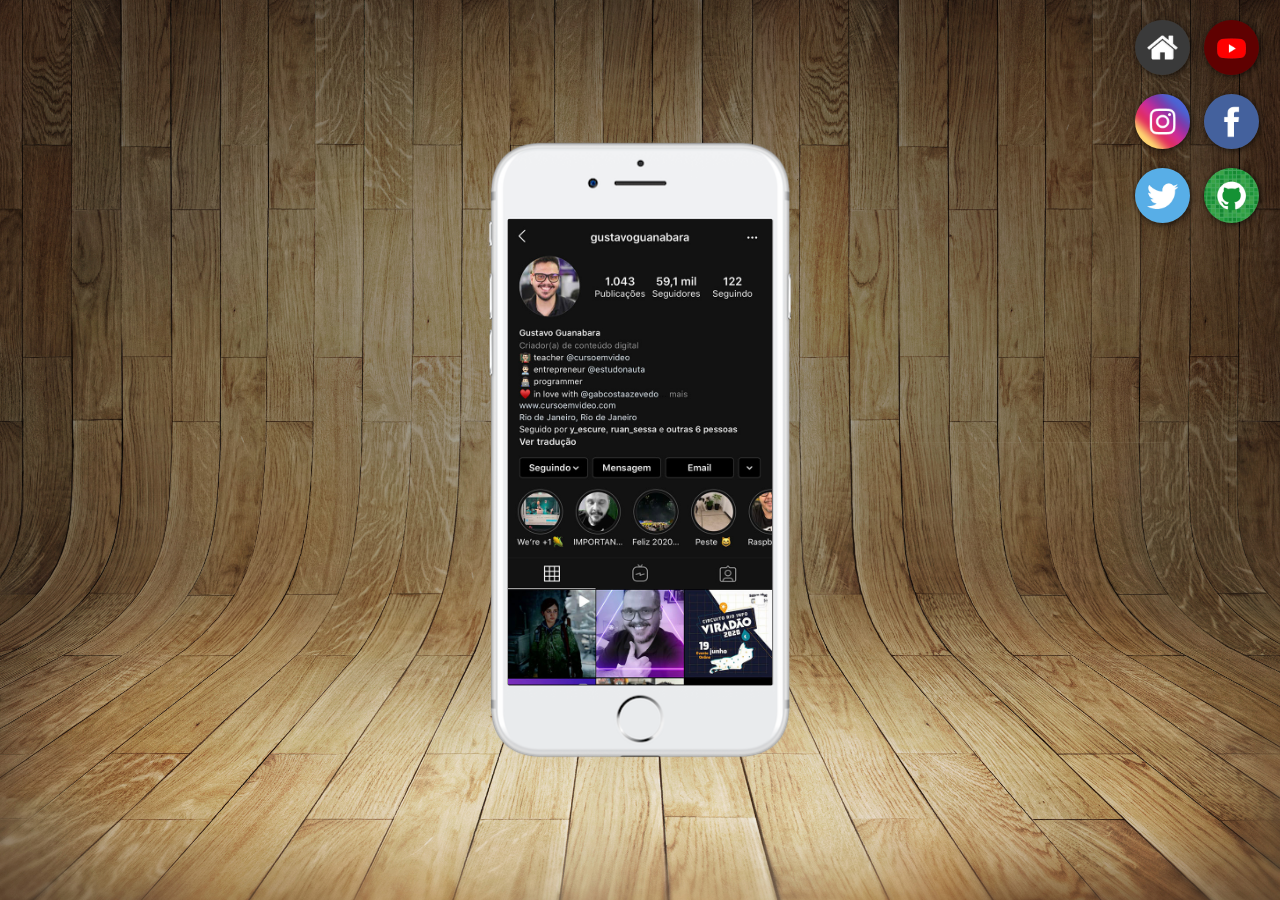
<file: index.html>
<!DOCTYPE html>
<html lang="pt-br">
<head>
    <meta charset="UTF-8">
    <meta name="viewport" content="width=device-width, initial-scale=1.0">
    <title>Projeto Redes Sociais</title>
    <link rel="shortcut icon" href="favicon.ico" type="image/x-icon">
    <link rel="stylesheet" href="style.css">
</head>
<body>
    <main>
        <section id="telefone">
            <iframe name="telaname" id="tela" src="paginas/instagram.html" frameborder="0">
                Seu navegador não é compatível com este recurso. 
            </iframe>
        </section>
        <section id="lista">
                <a href="paginas/1.html" target="telaname"><img src="imagens/logo-home.jpg" alt="Botão tela inicial"></a>
                <a href="paginas/youtube.html" target="telaname"><img src="imagens/logo-youtube.jpg" alt="Botão tela do YouTube"></a> <br>
                <a href="paginas/instagram.html" target="telaname"><img src="imagens/logo-instagram.jpg" alt="Botão tela do Instagram"></a>
                <a href="paginas/facebook.html" target="telaname"><img src="imagens/logo-facebook.jpg" alt="Botão tela do Facebook"></a> <br>
                <a href="paginas/twitter.html" target="telaname"><img src="imagens/logo-twitter.jpg" alt="Botão tela do Twitter"></a>
                <a href="paginas/github.html" target="telaname"><img src="imagens/logo-github.jpg" alt="Botão tela do GitHub"></a> <br>
        </section>
    </main>
</body>
</html>
</file>
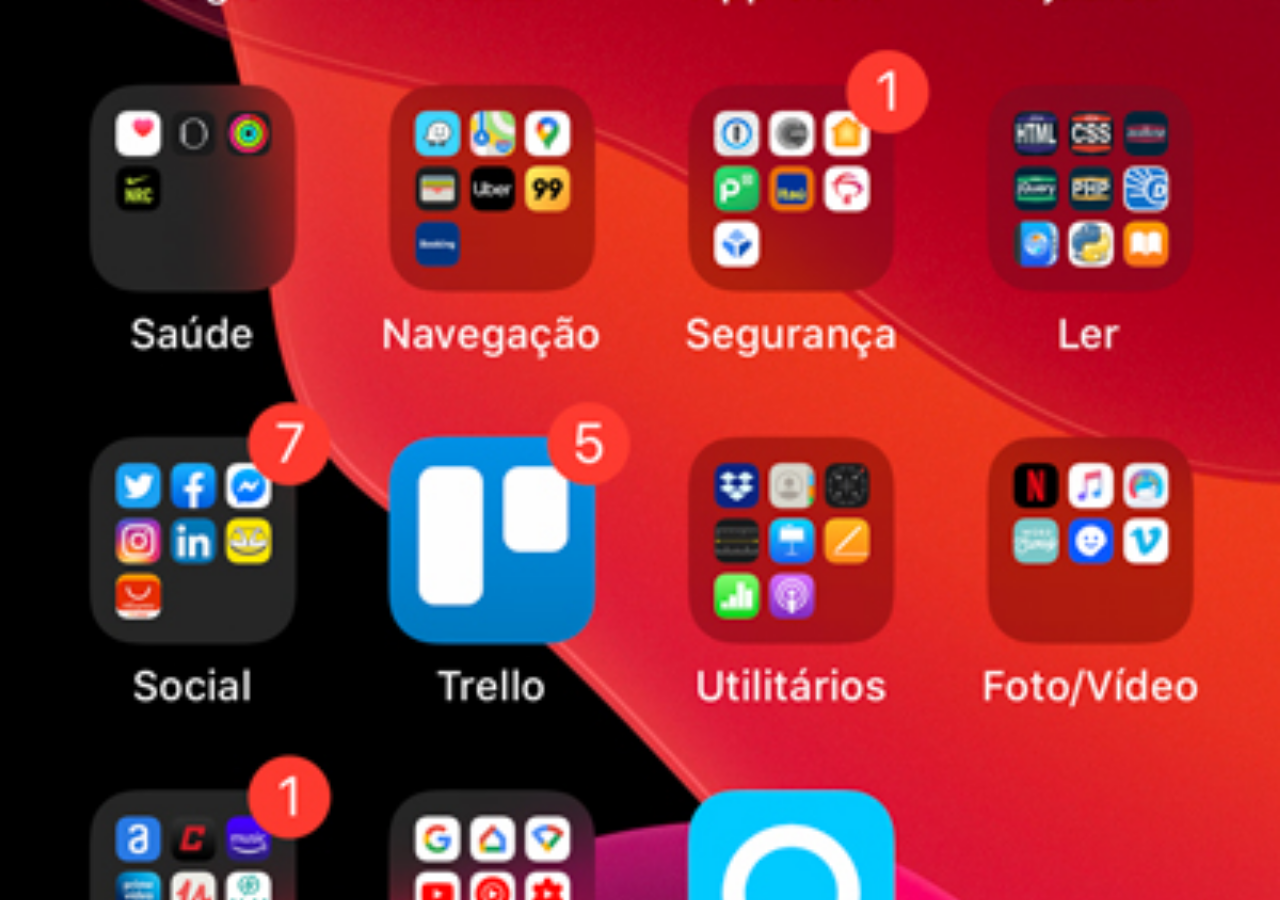
<file: paginas/1.html>
<!DOCTYPE html>
<html lang="pt-br">
<head>
    <meta charset="UTF-8">
    <meta name="viewport" content="width=device-width, initial-scale=1.0">
    <title>Tela</title>
    <style>
        * {
            margin: 0px;
            padding: 0px;
        }

        body {
            width: 100vw;
            height: 100vh;
            background: url('../imagens/tela-home.jpg') center center no-repeat scroll;
            background-size: cover;
        }
    </style>
</head>
<body>

</body>
</html>
</file>
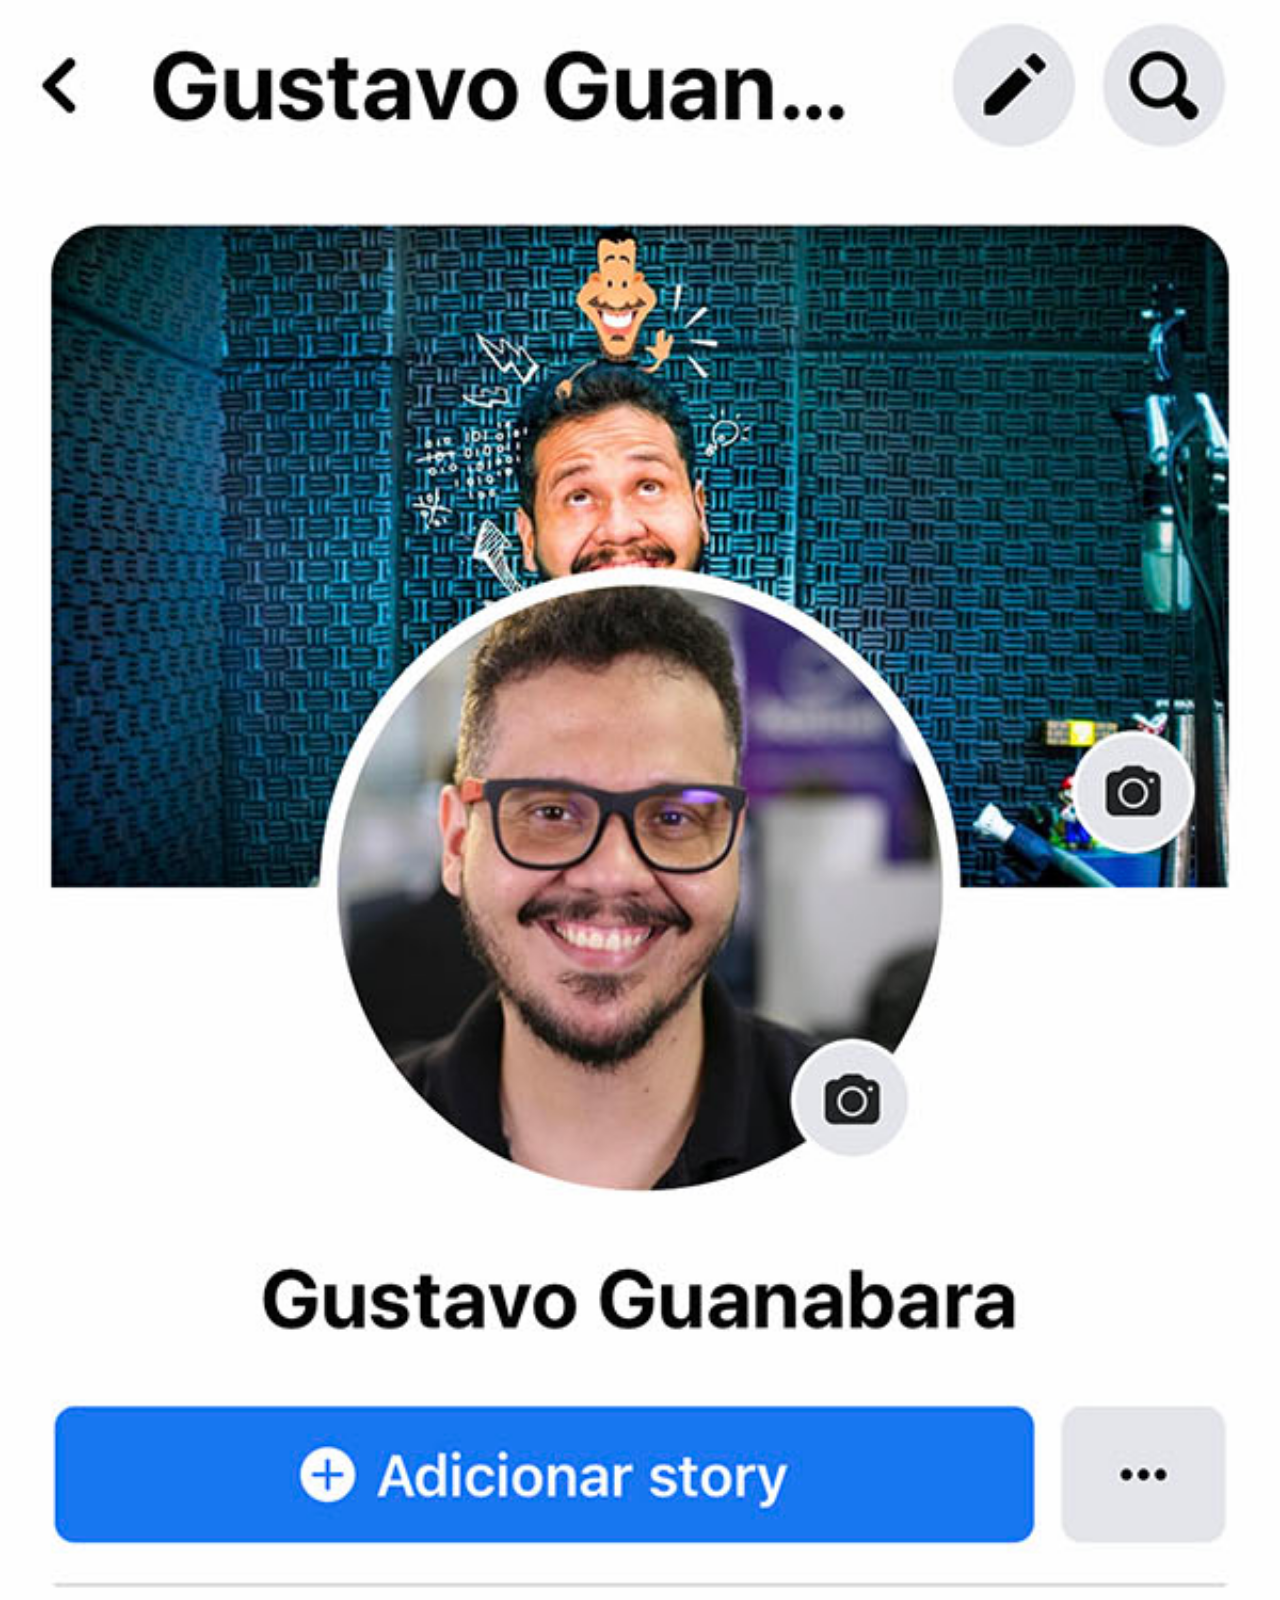
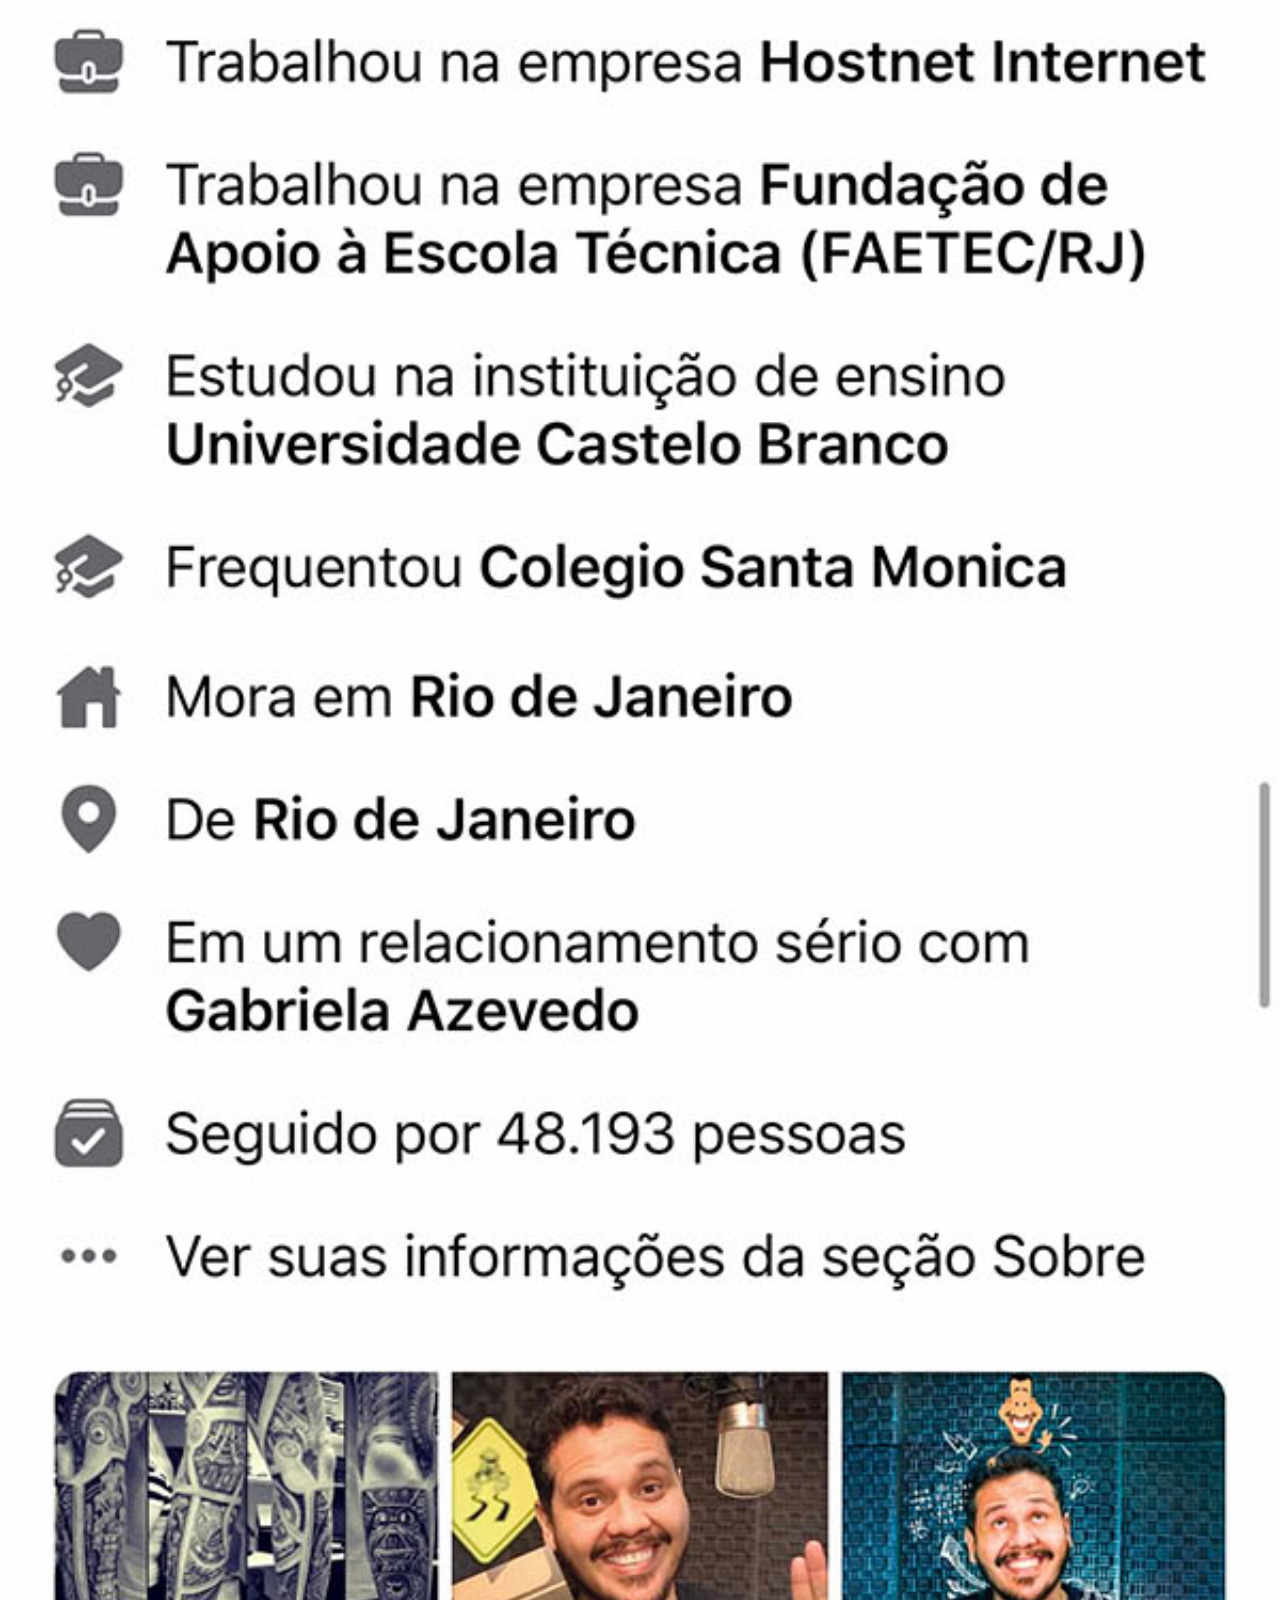
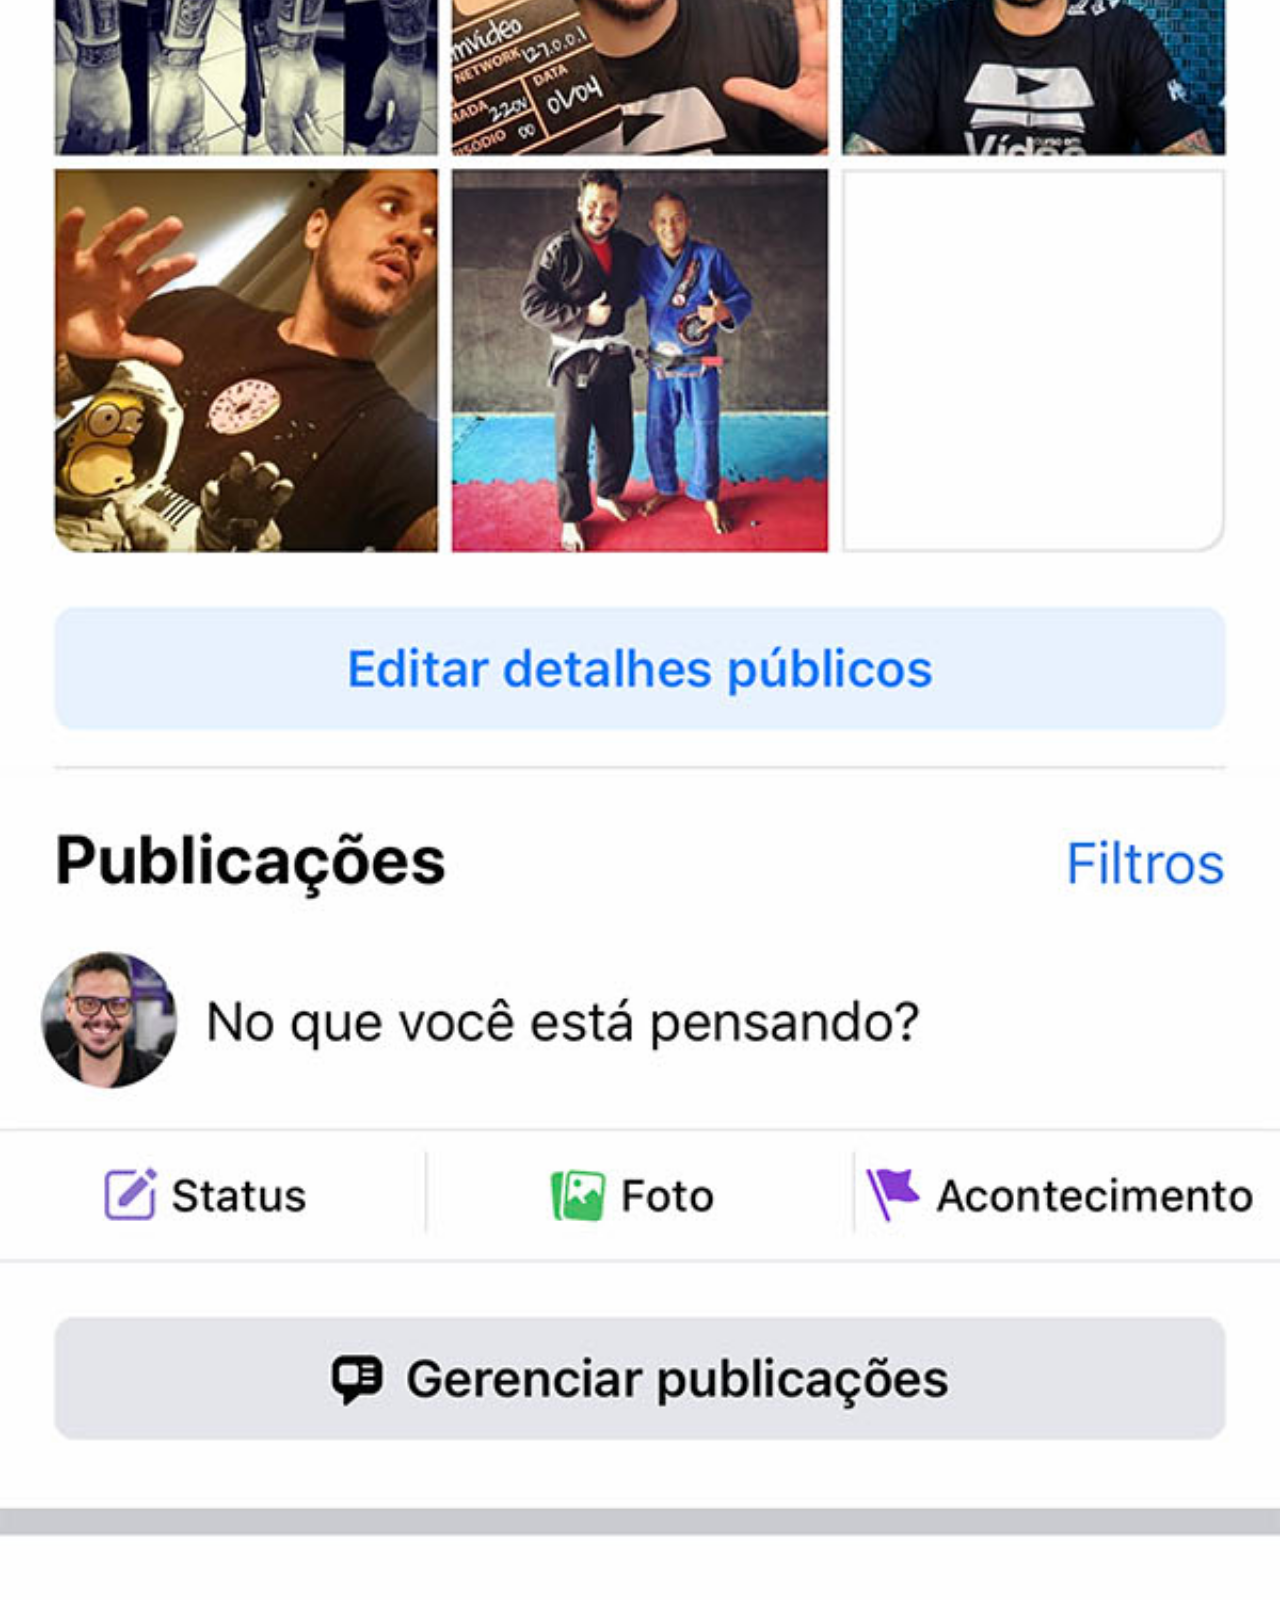
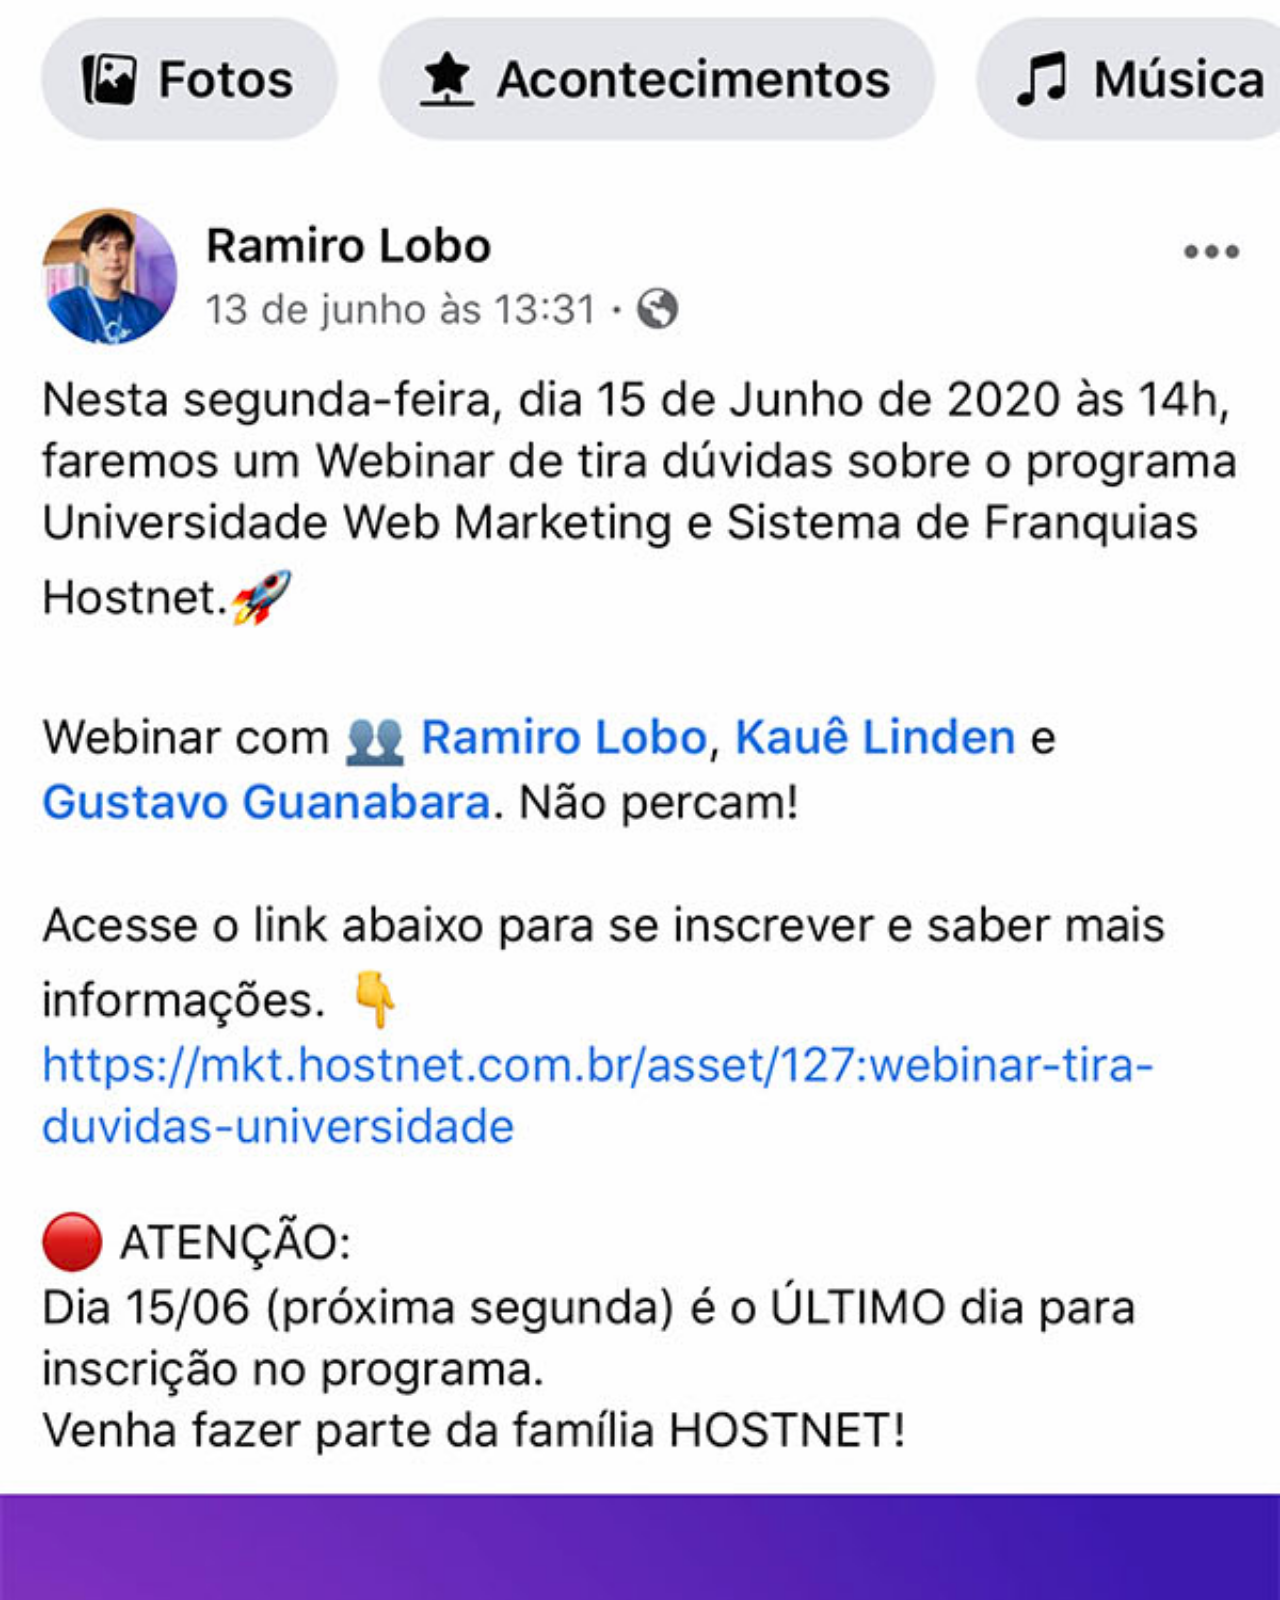
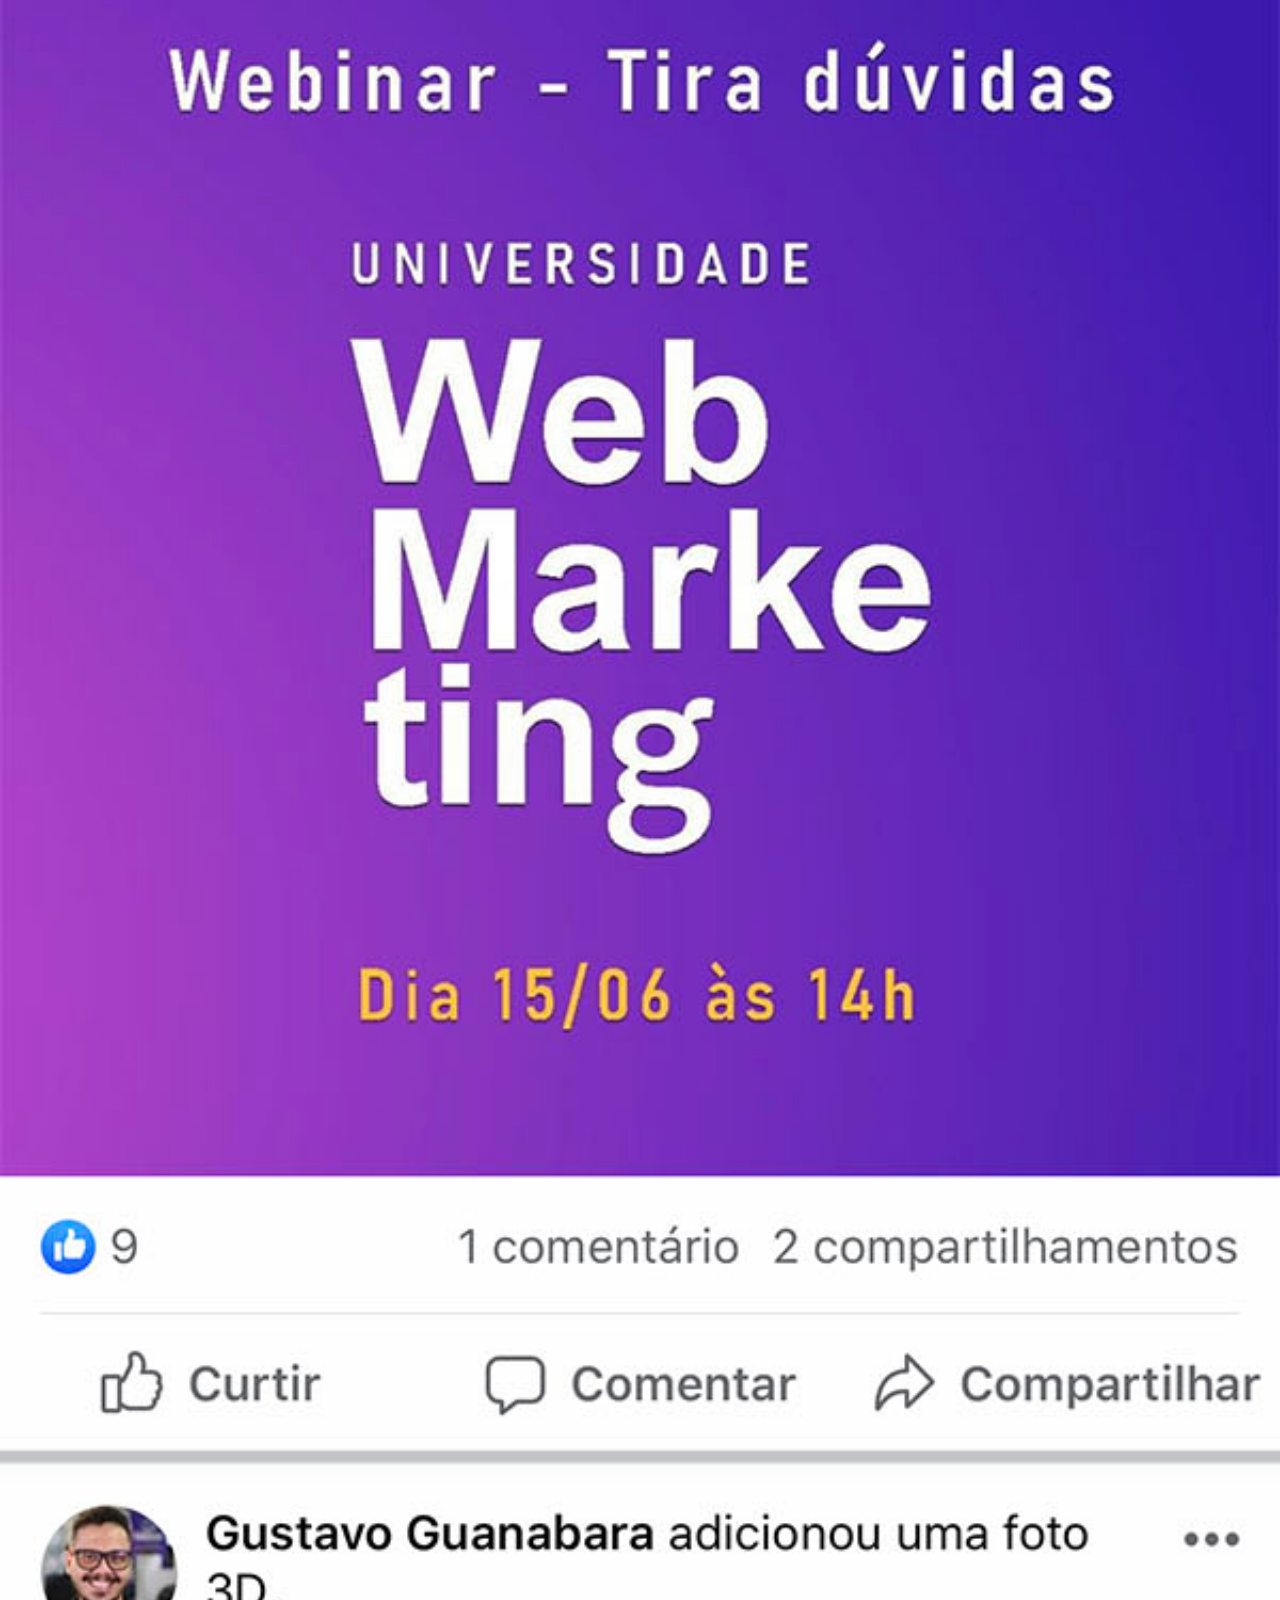
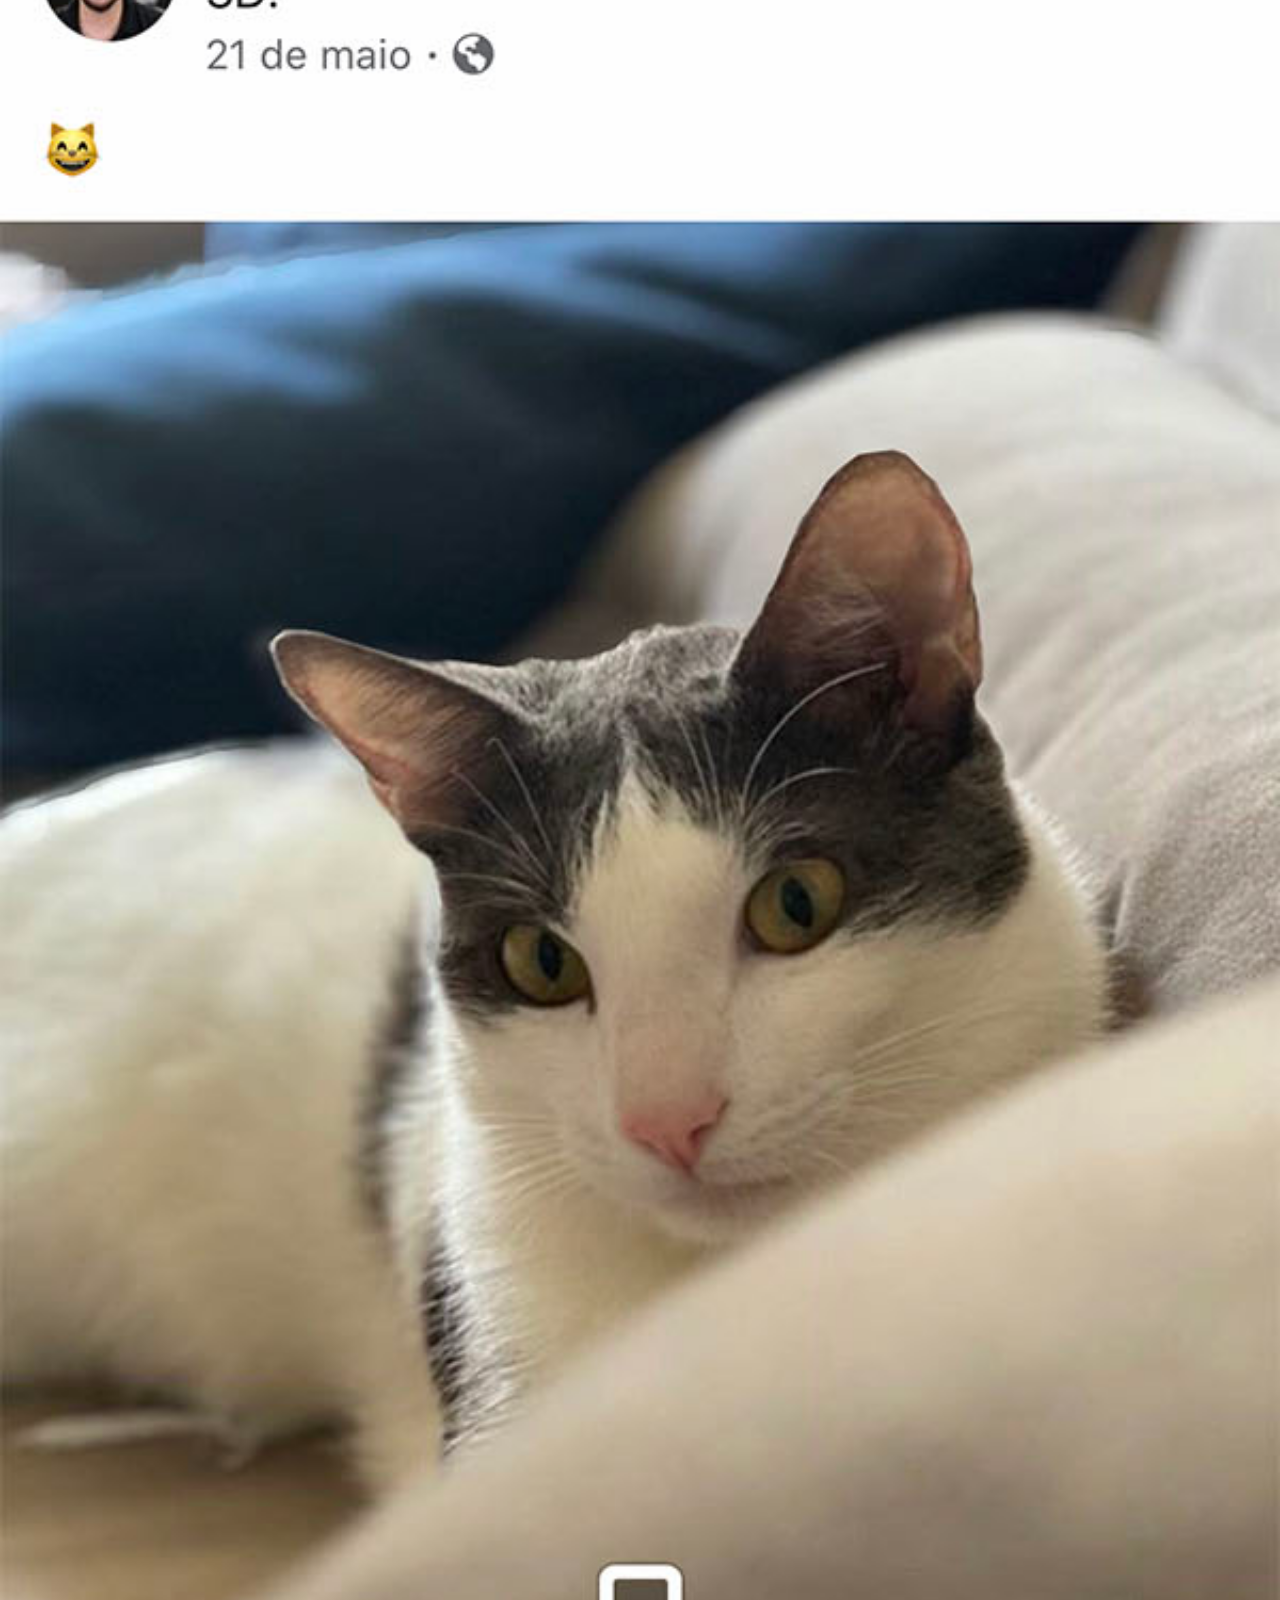
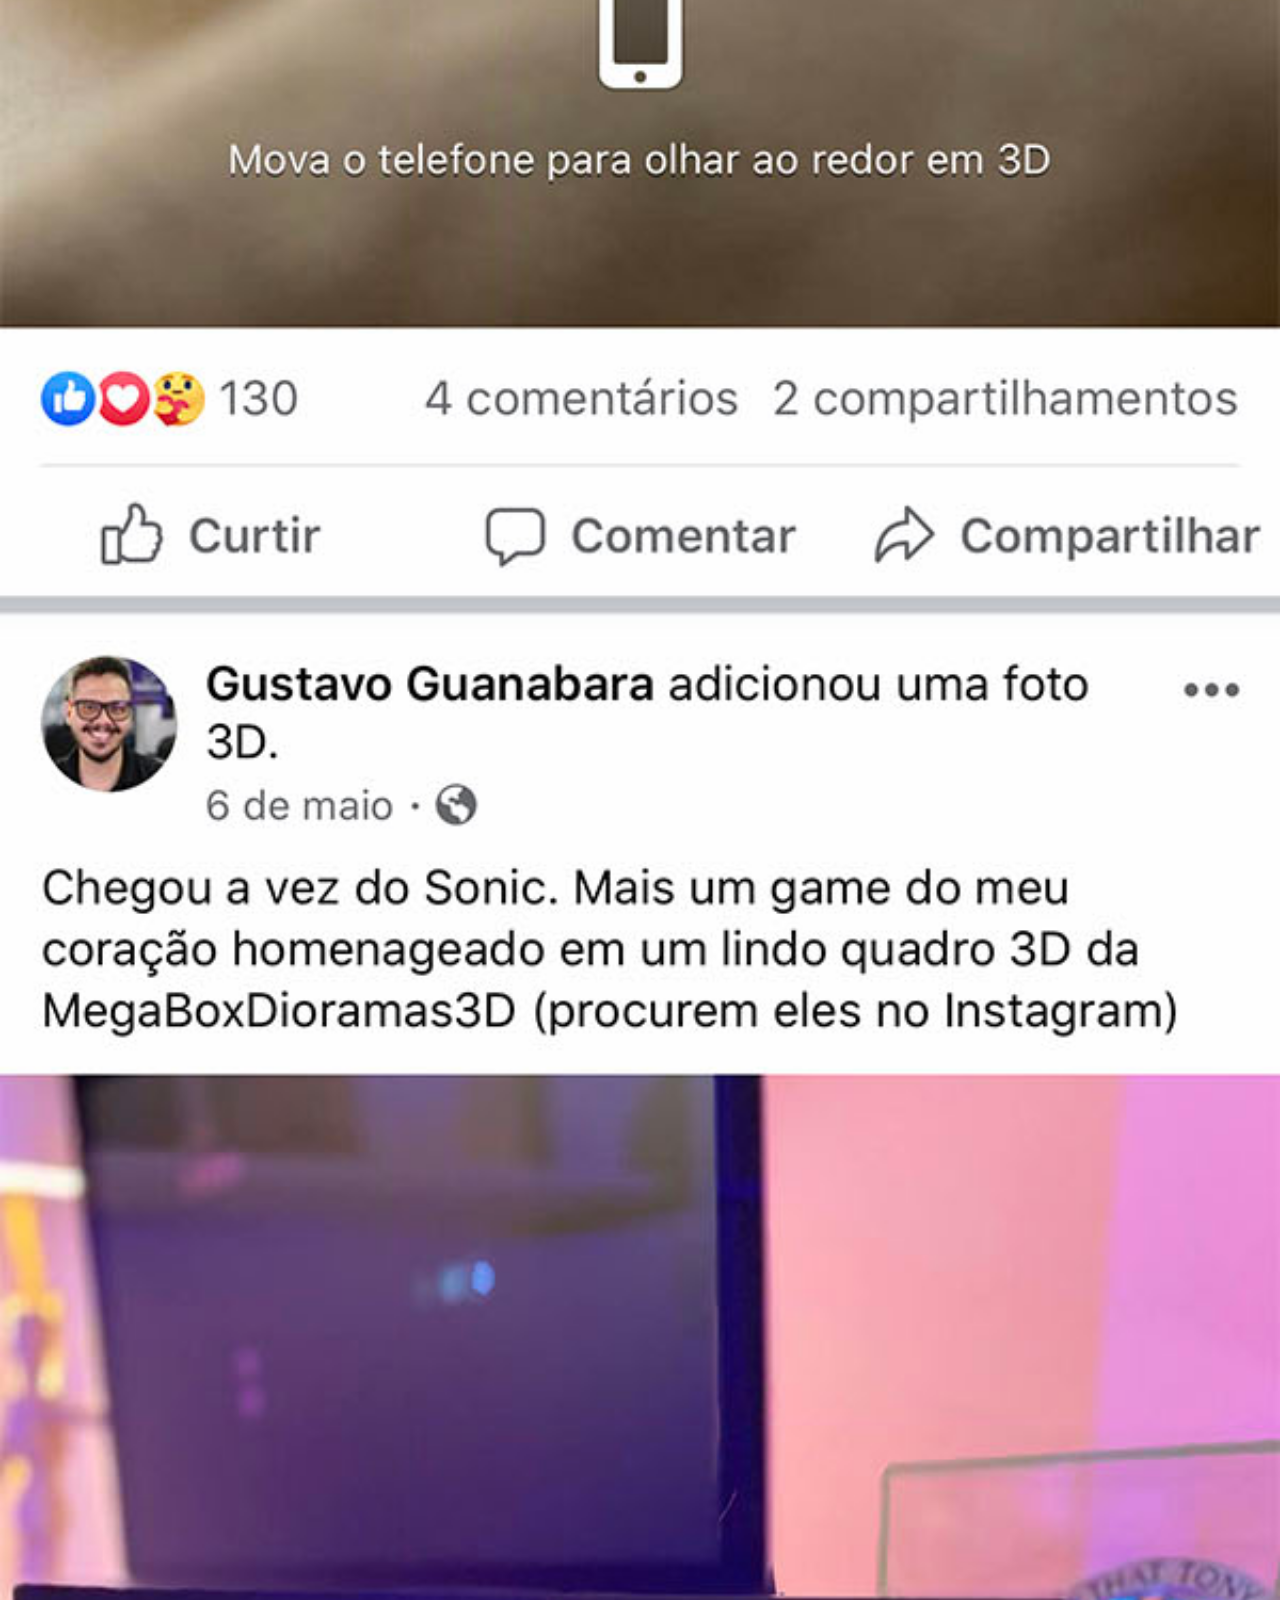
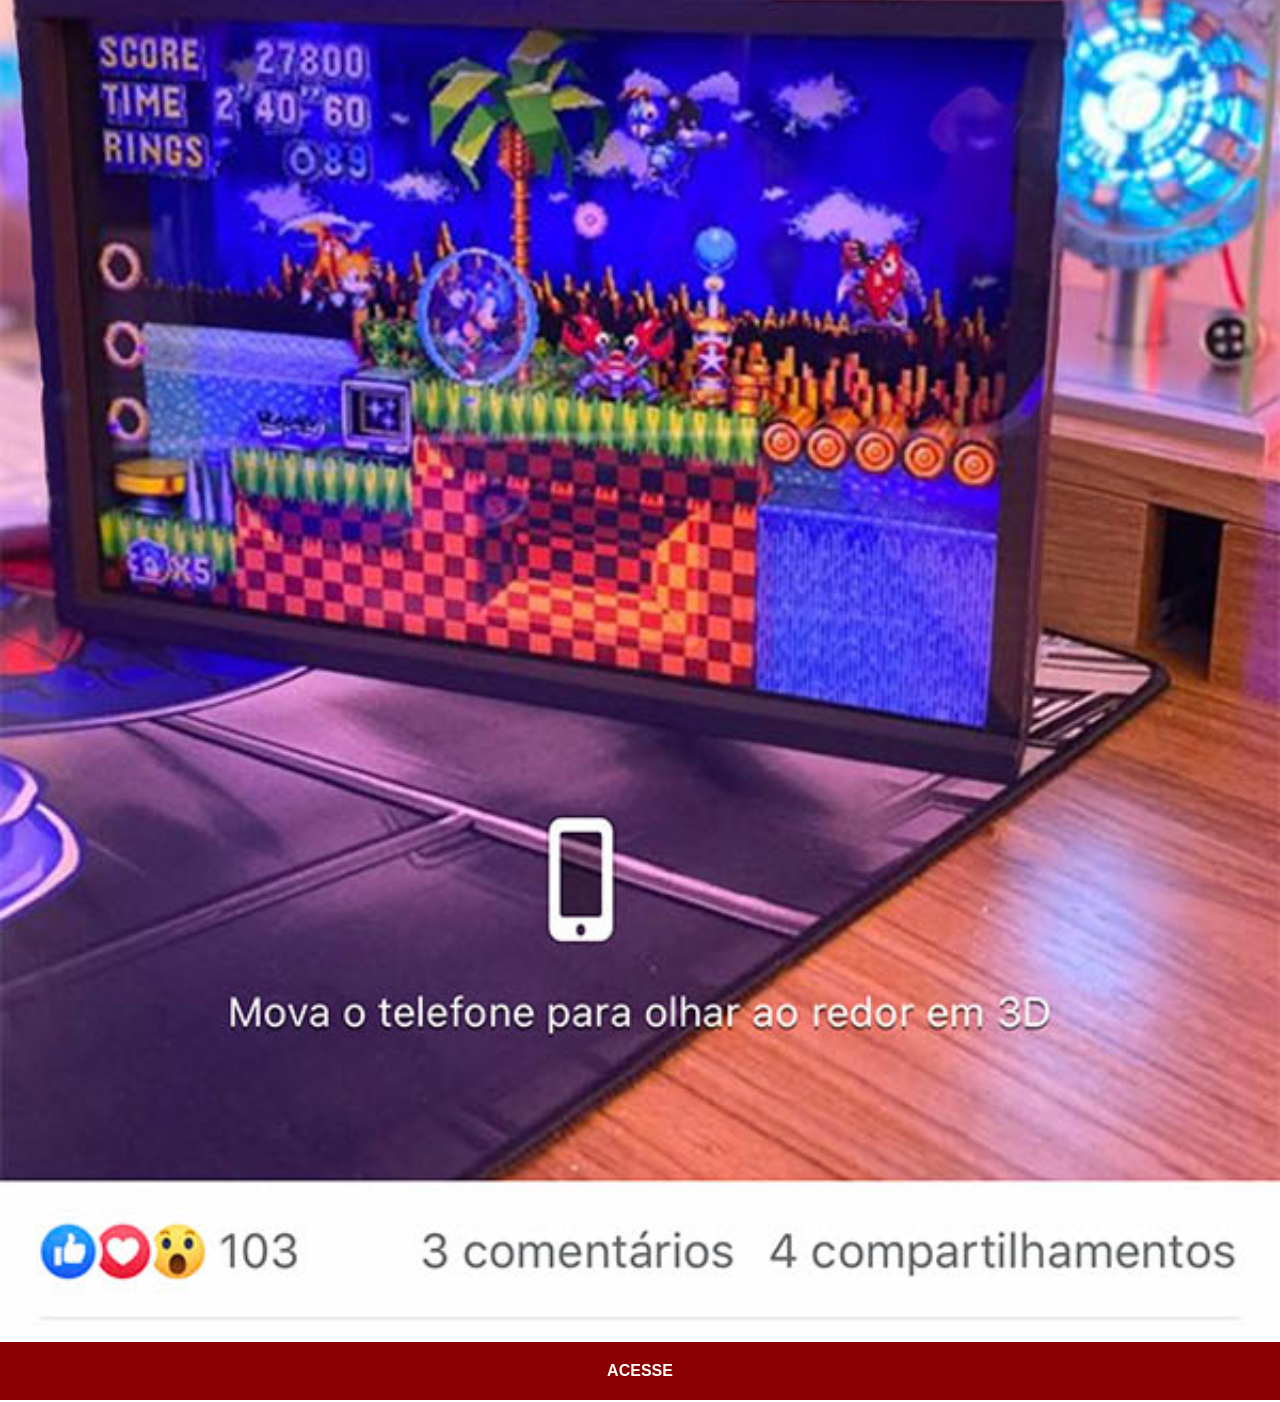
<file: paginas/facebook.html>
<!DOCTYPE html>
<html lang="pt-br">
<head>
    <meta charset="UTF-8">
    <meta name="viewport" content="width=device-width, initial-scale=1.0">
    <title>Tela</title>
    <link rel="stylesheet" href="estilo-proprio.css">
</head>
<body>
    <img src="../imagens/tela-facebook.jpg" alt="Facebook">
    <a href="https://www.facebook.com/gustavoguanabara/" target="_blank">ACESSE</a>
</body>
</html>
</file>
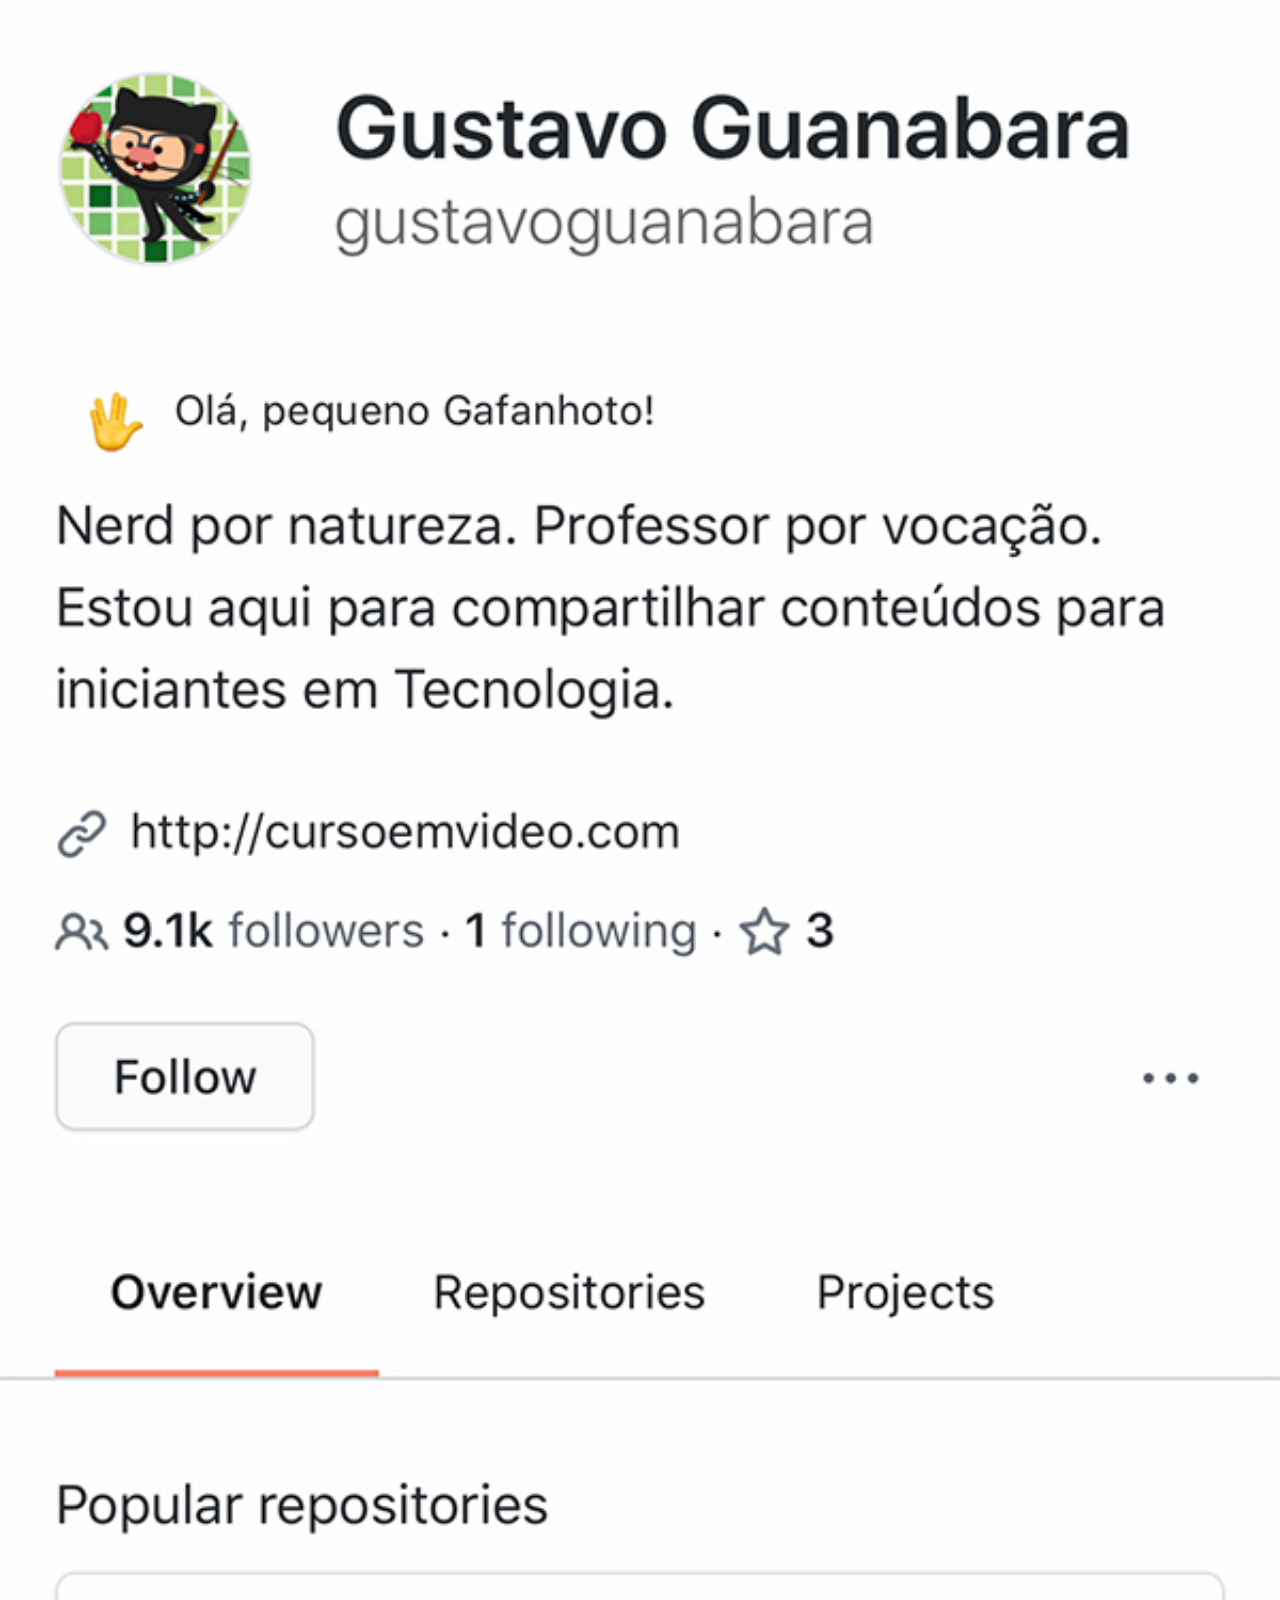
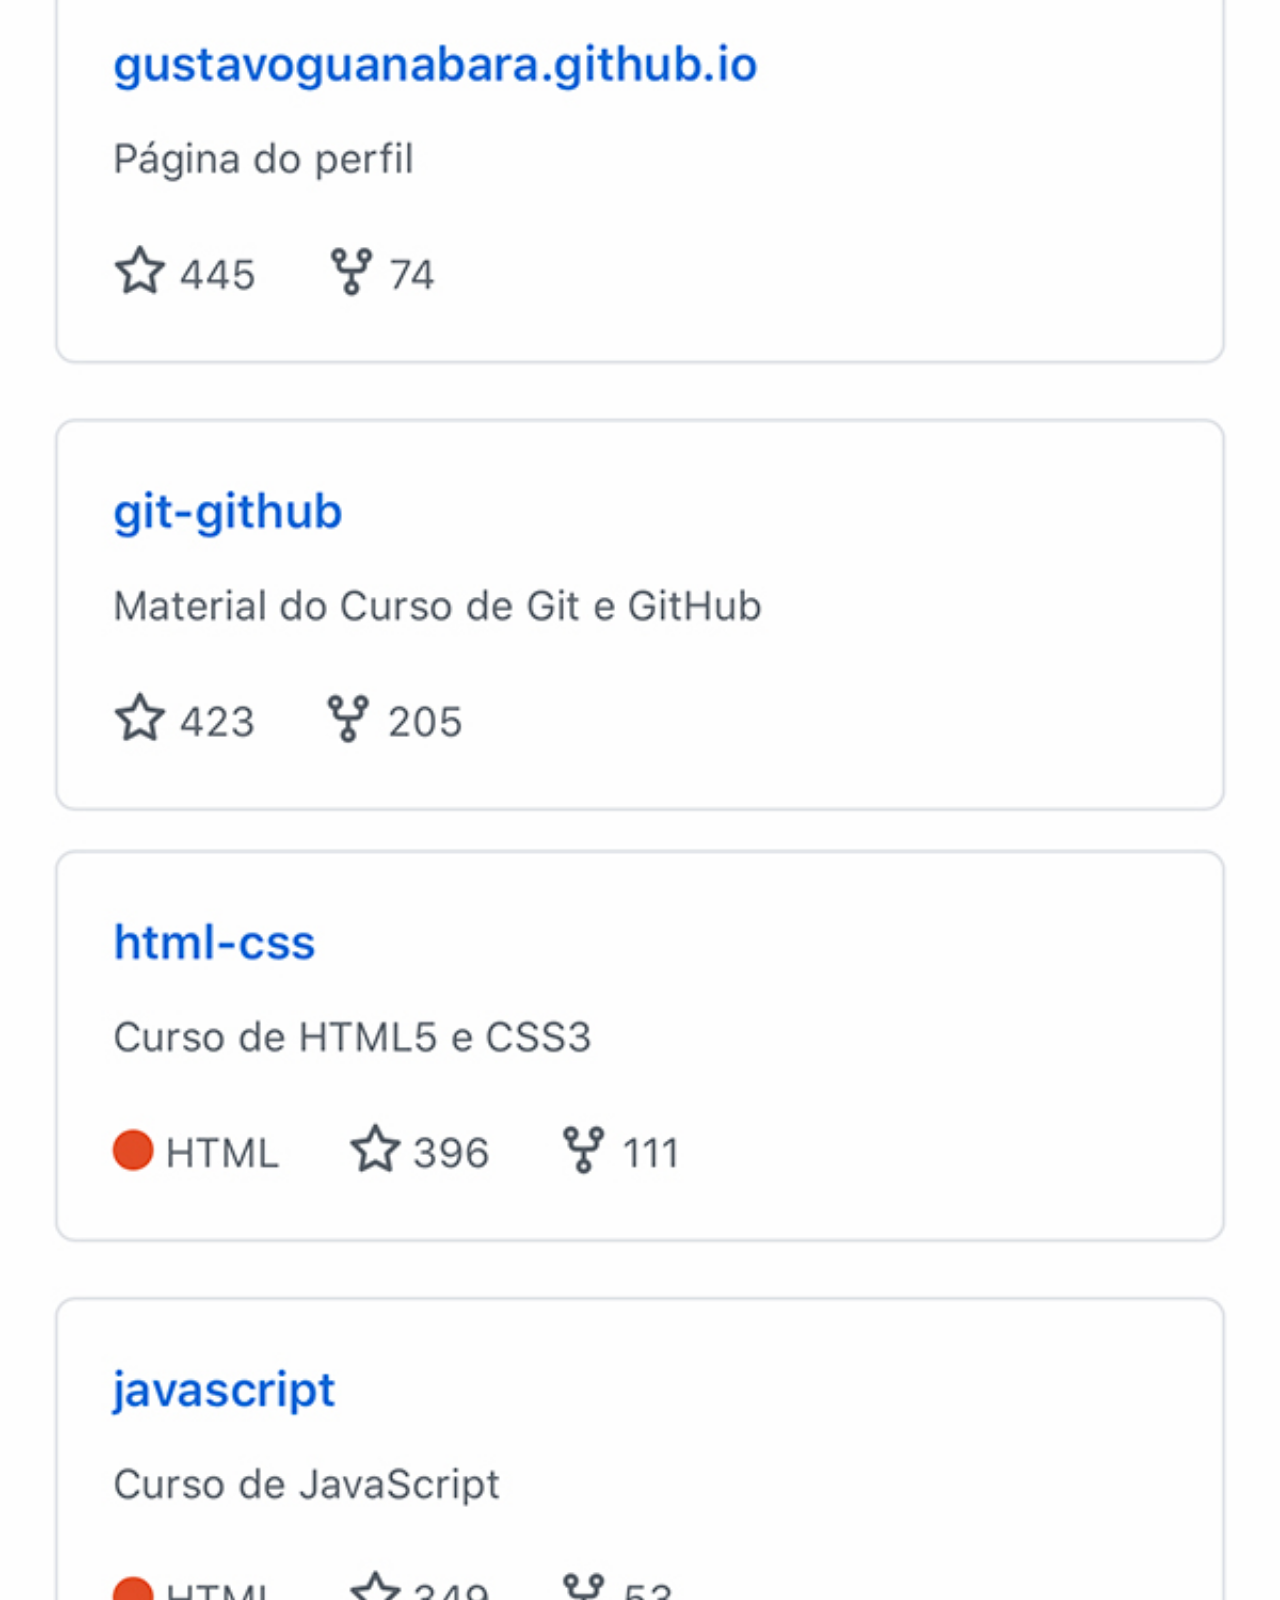
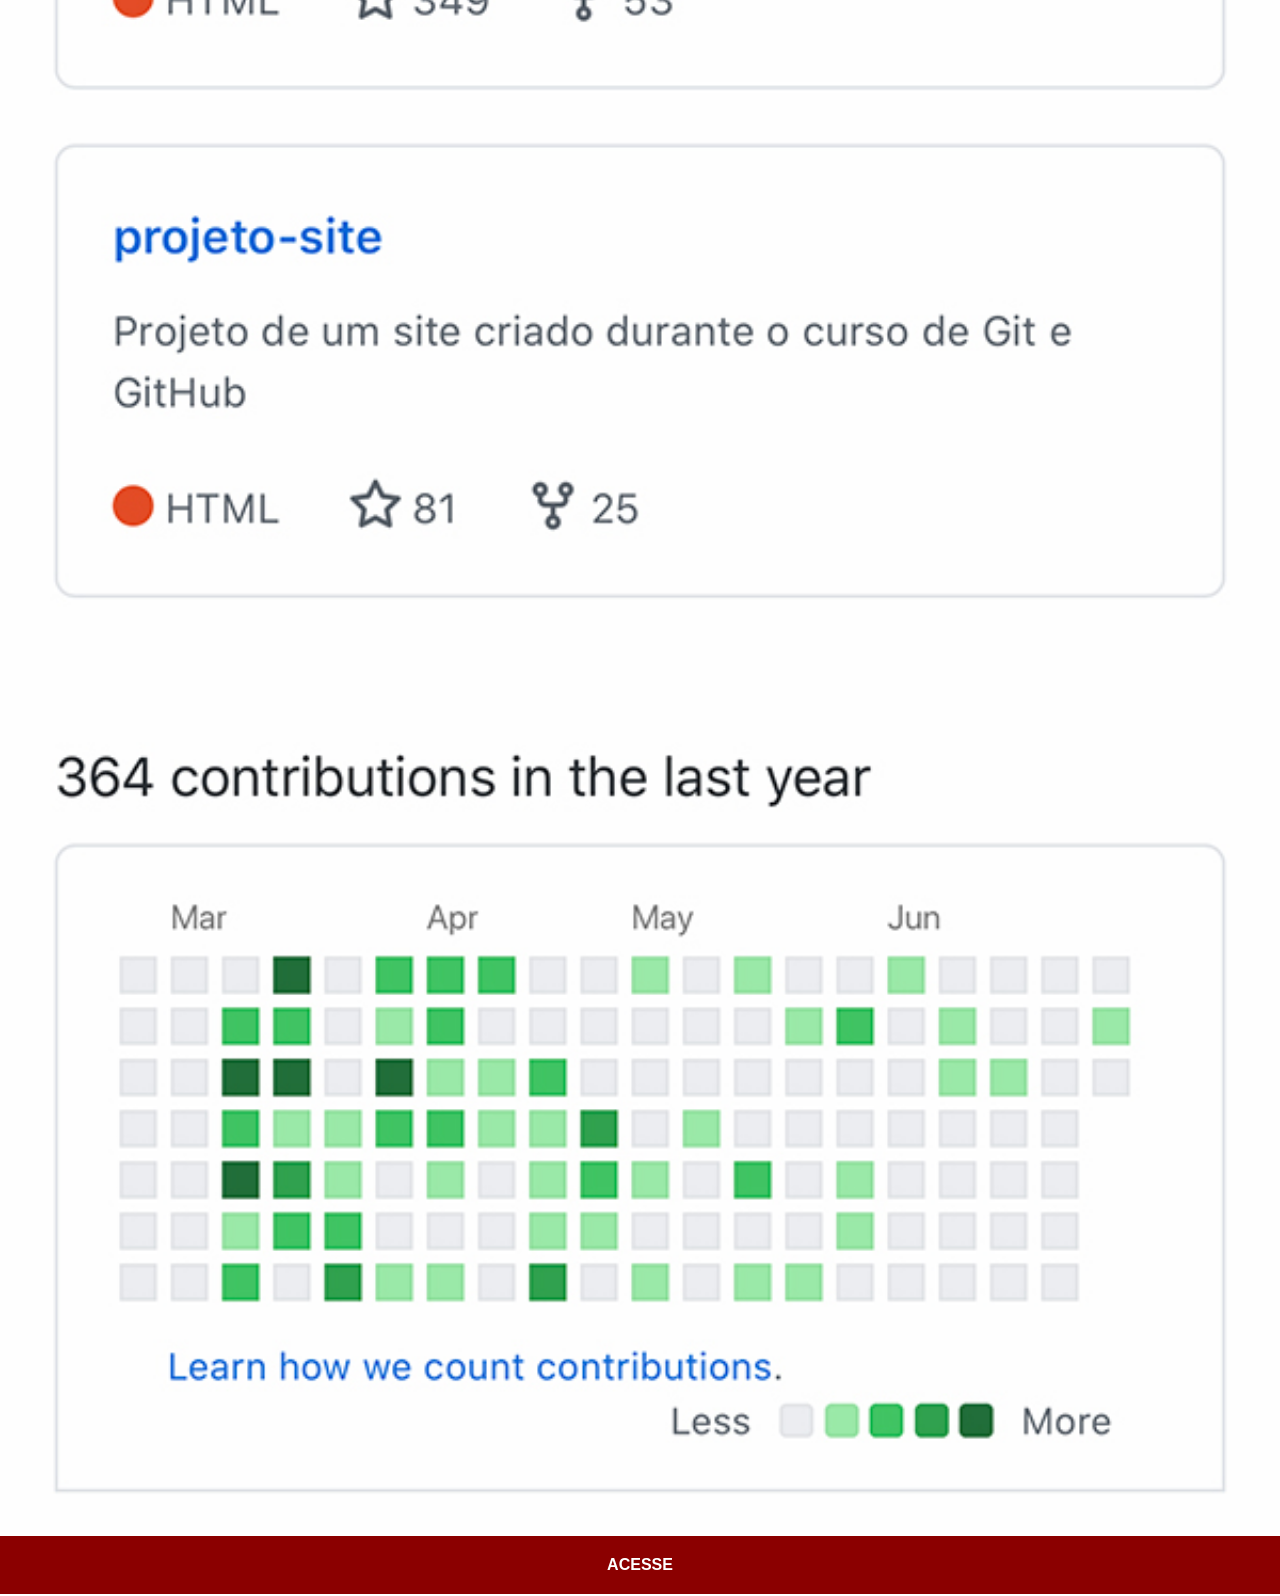
<file: paginas/github.html>
<!DOCTYPE html>
<html lang="pt-br">
<head>
    <meta charset="UTF-8">
    <meta name="viewport" content="width=device-width, initial-scale=1.0">
    <title>Tela</title>
    <link rel="stylesheet" href="estilo-proprio.css">
</head>
<body>
    <img src="../imagens/tela-github.jpg" alt="GitHub">
    <a href="https://github.com/gustavoguanabara" target="_blank">ACESSE</a>
</body>
</html>
</file>
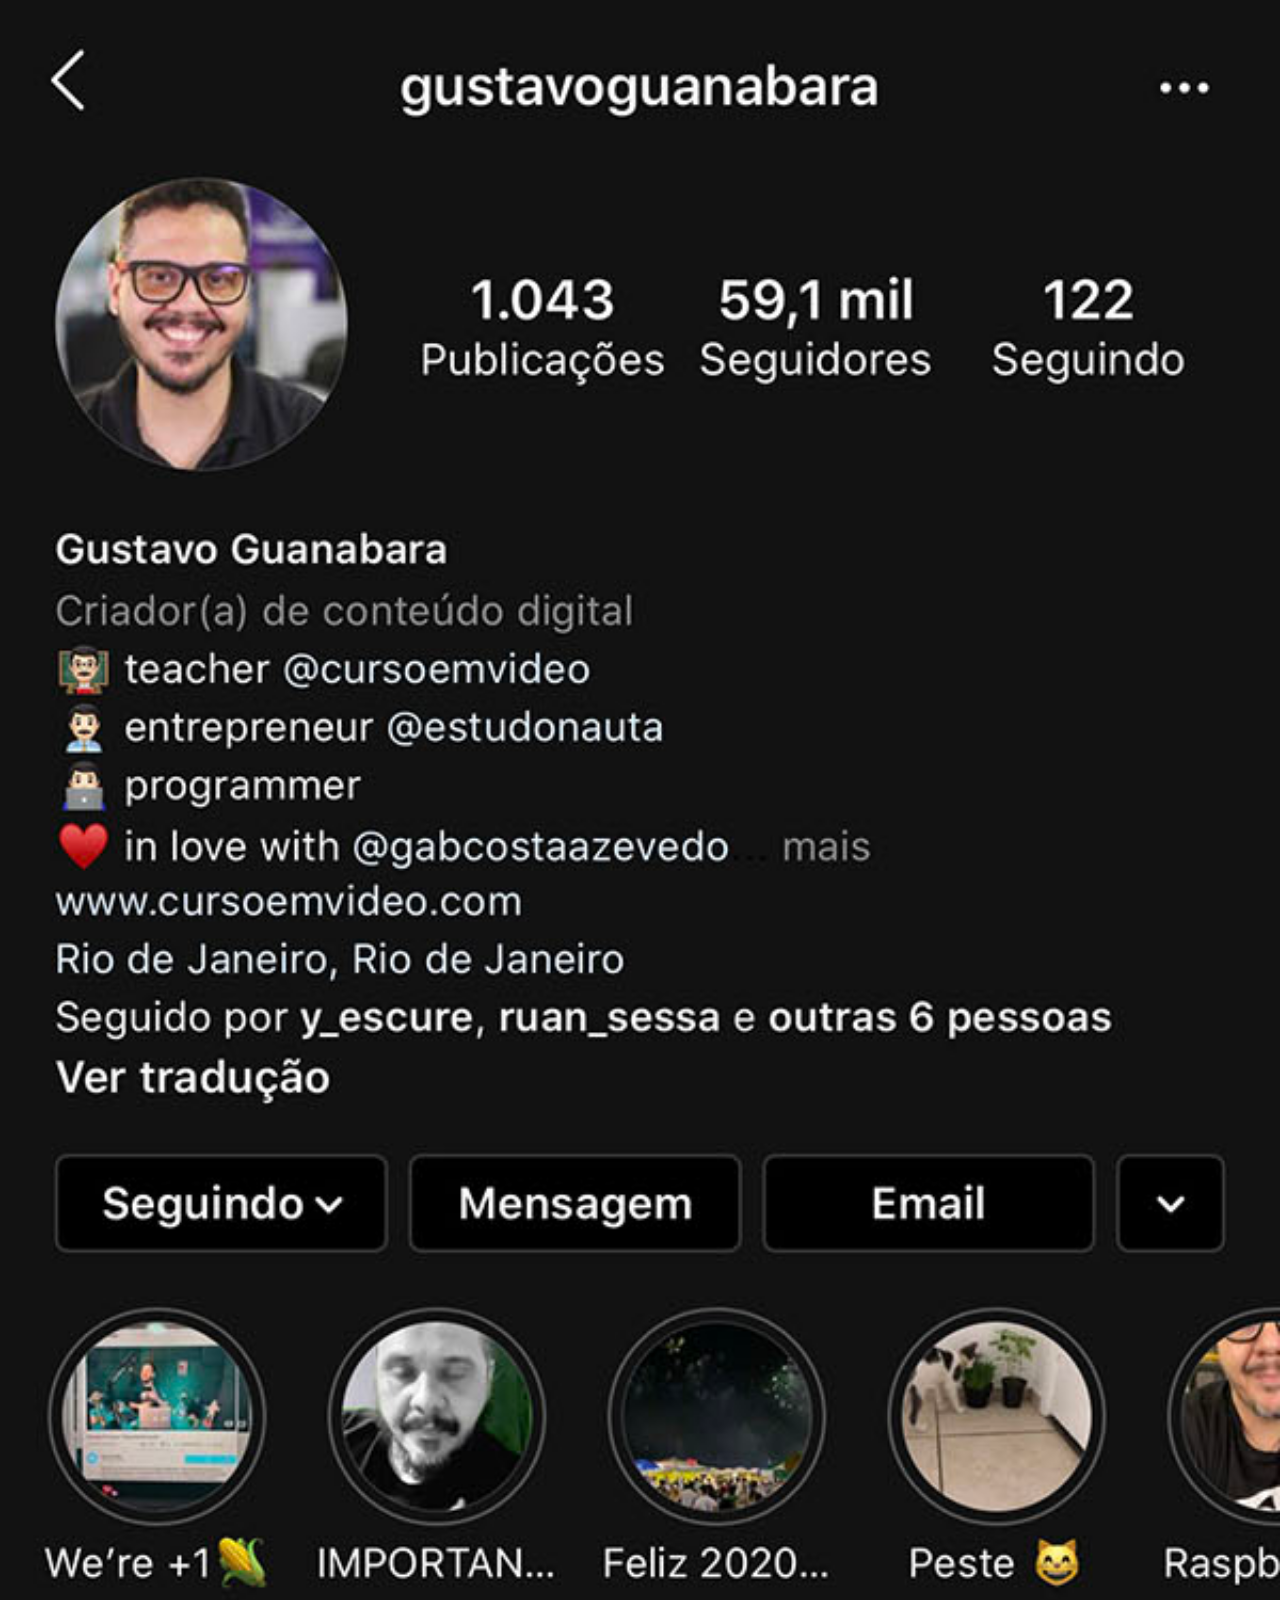
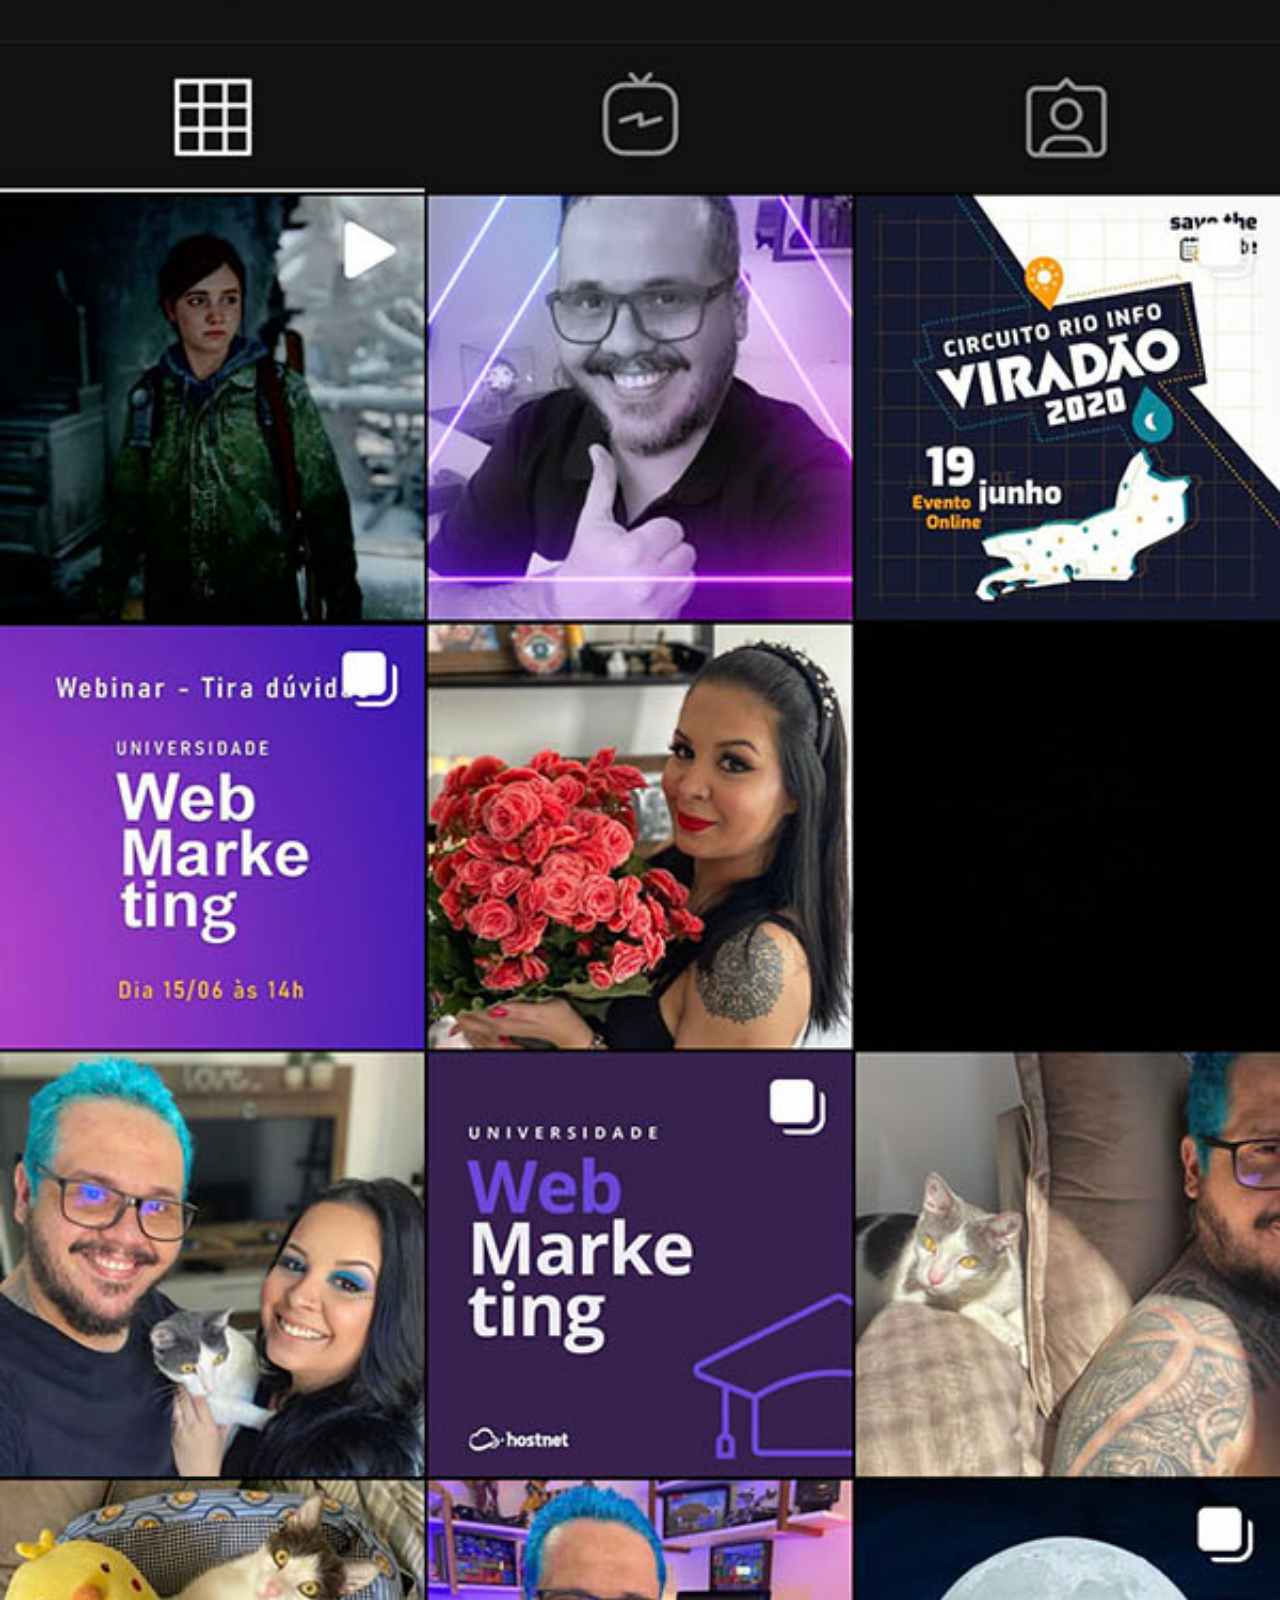
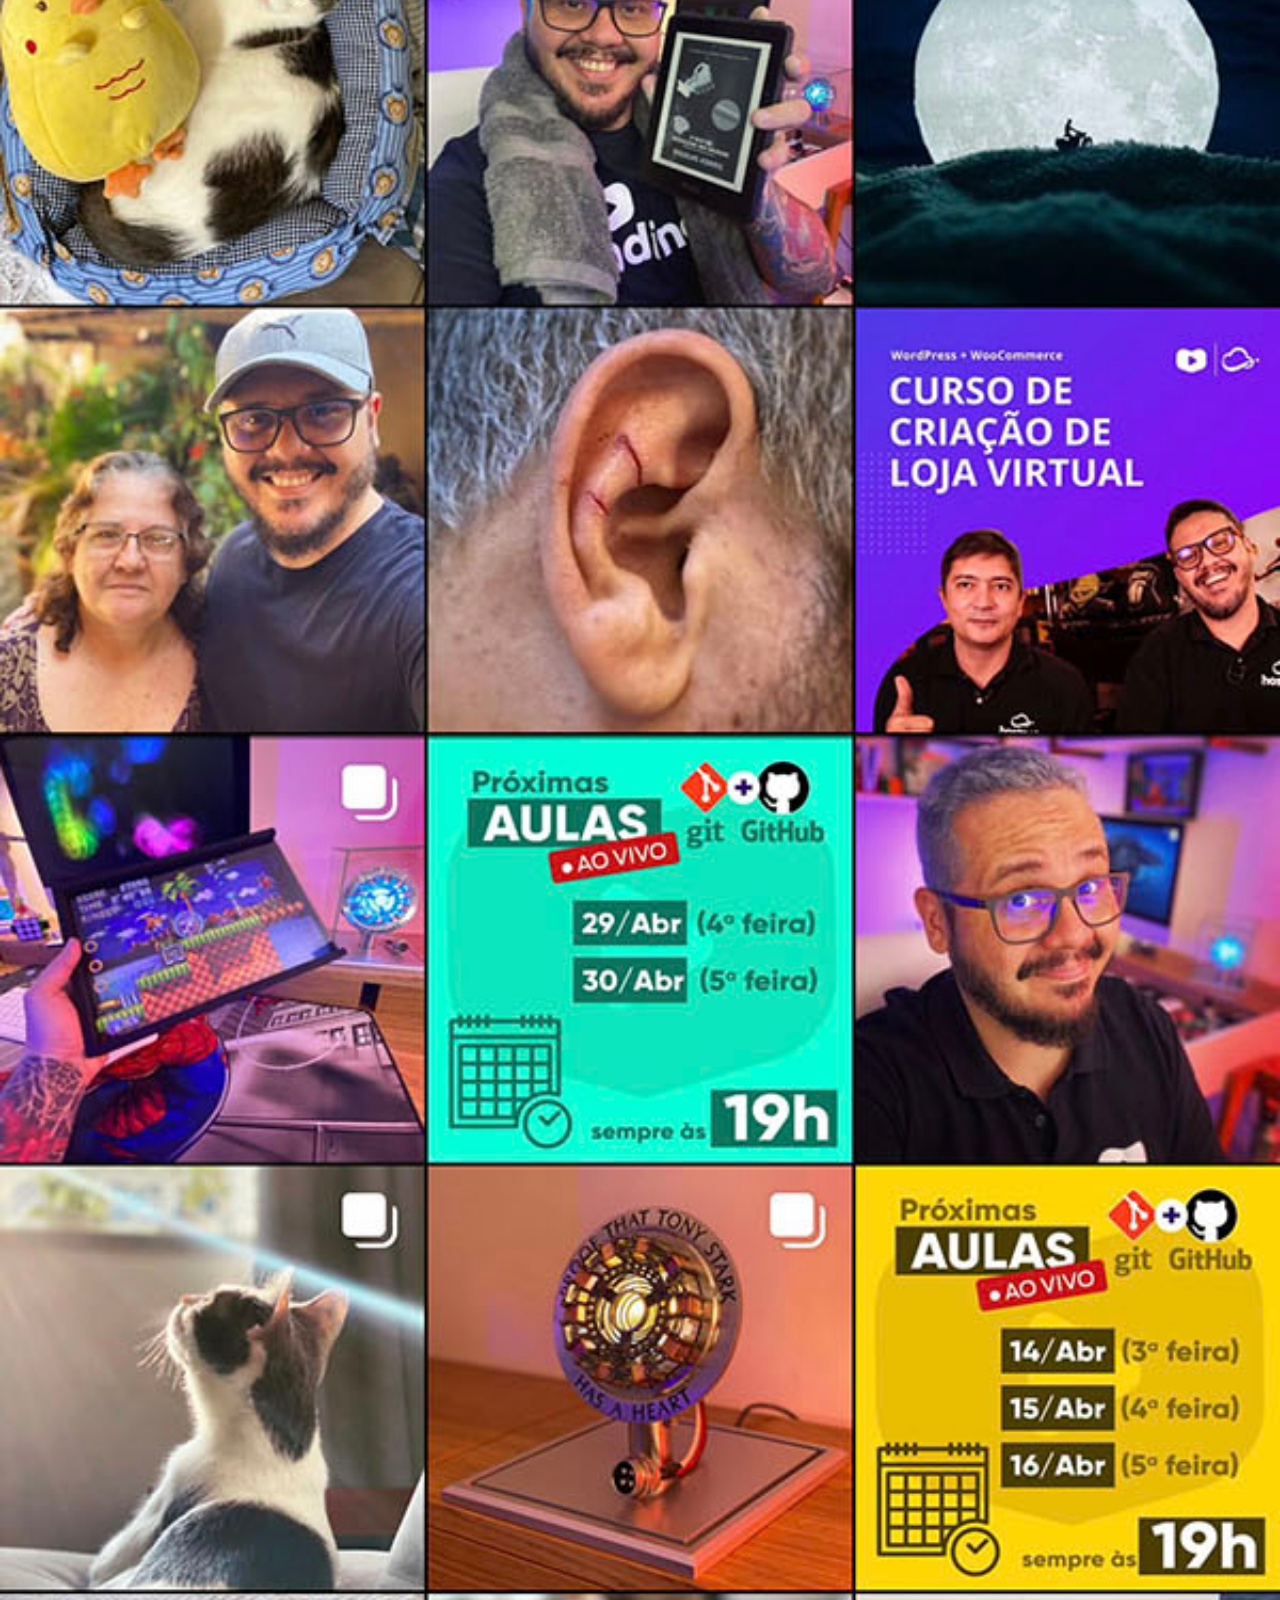
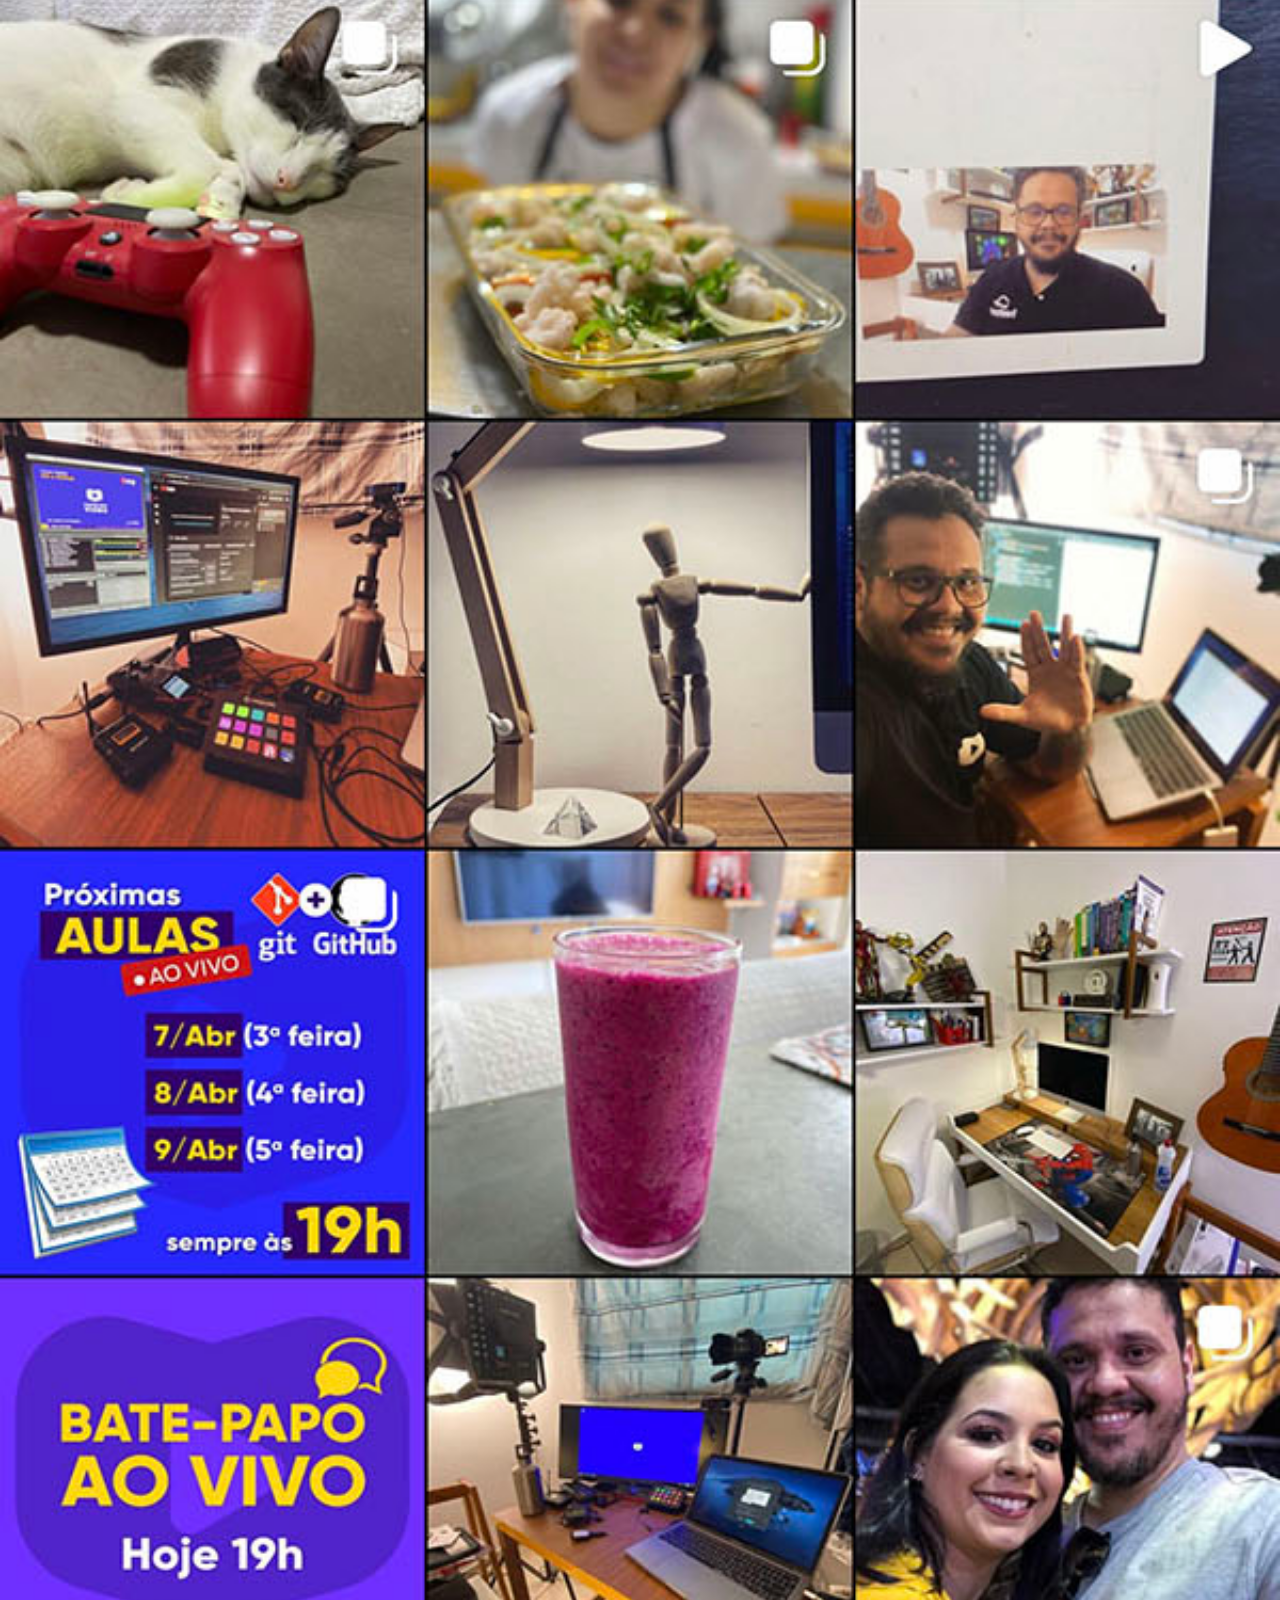
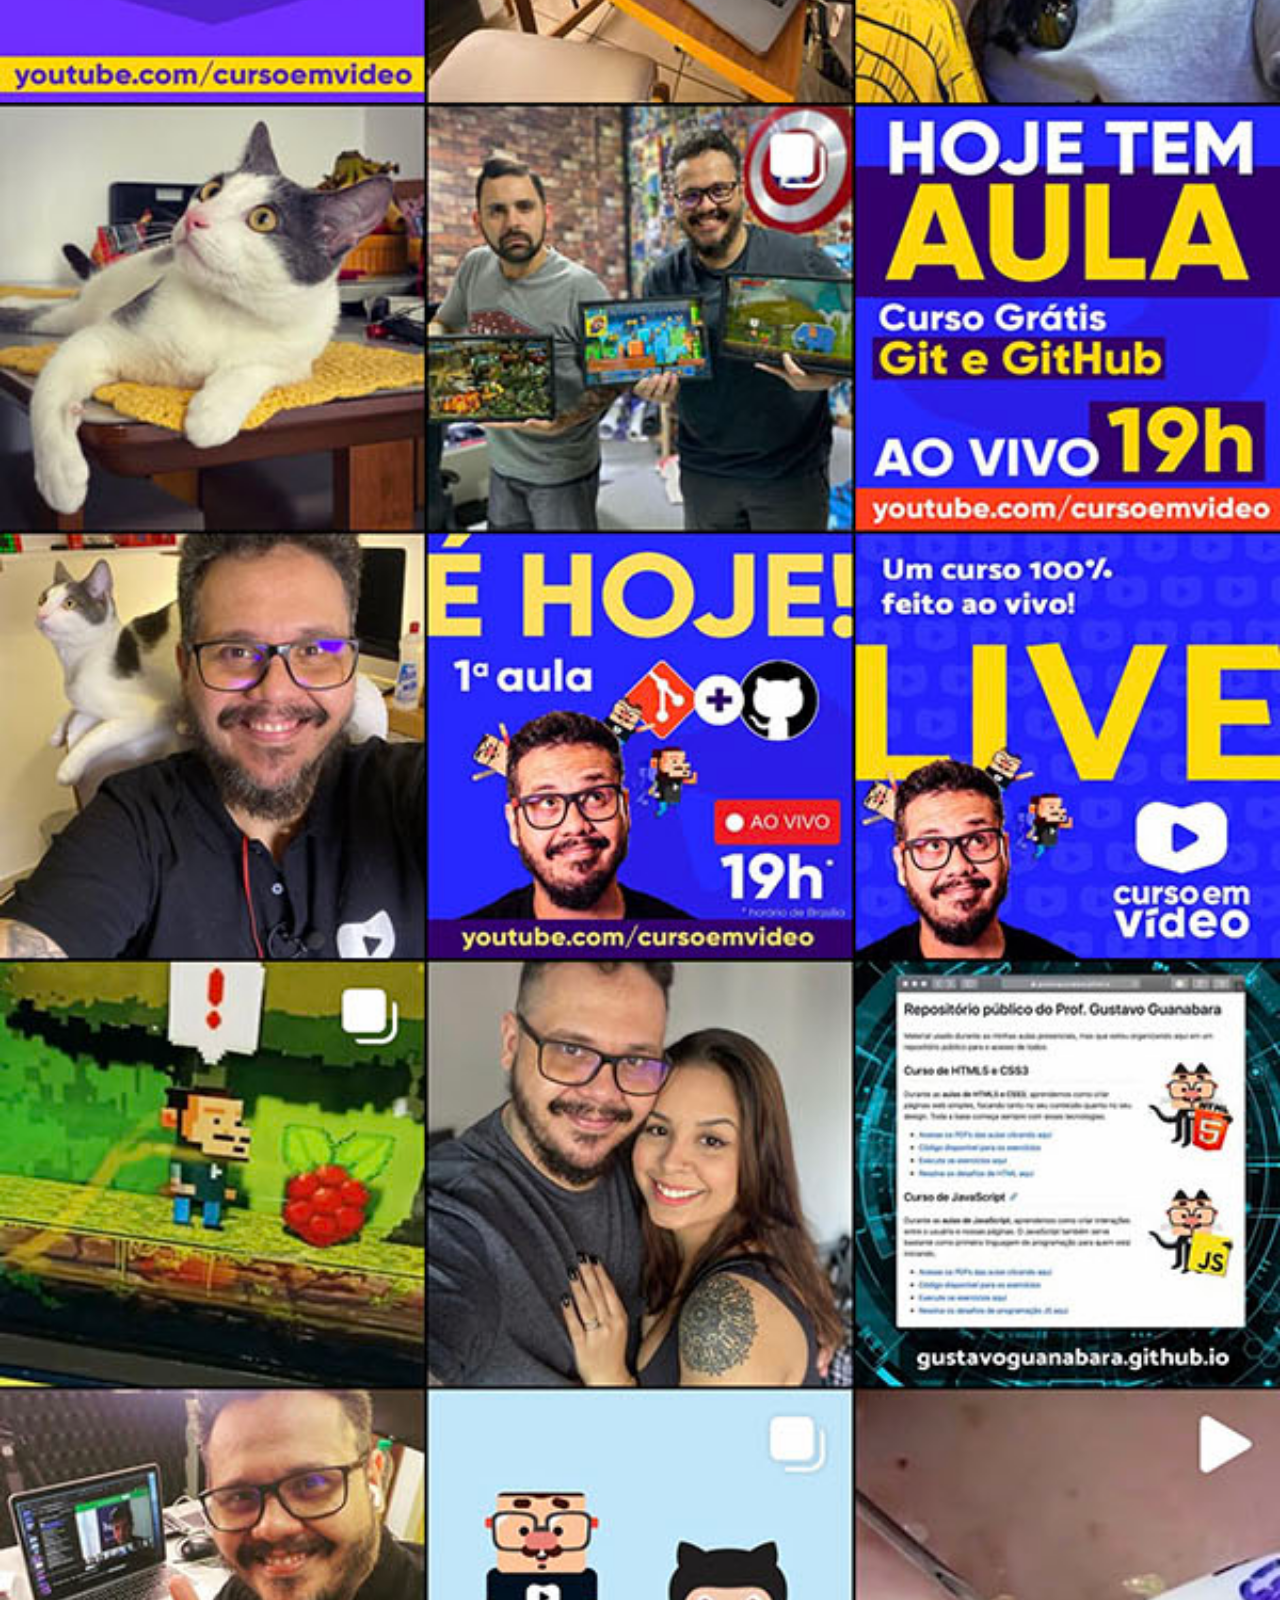
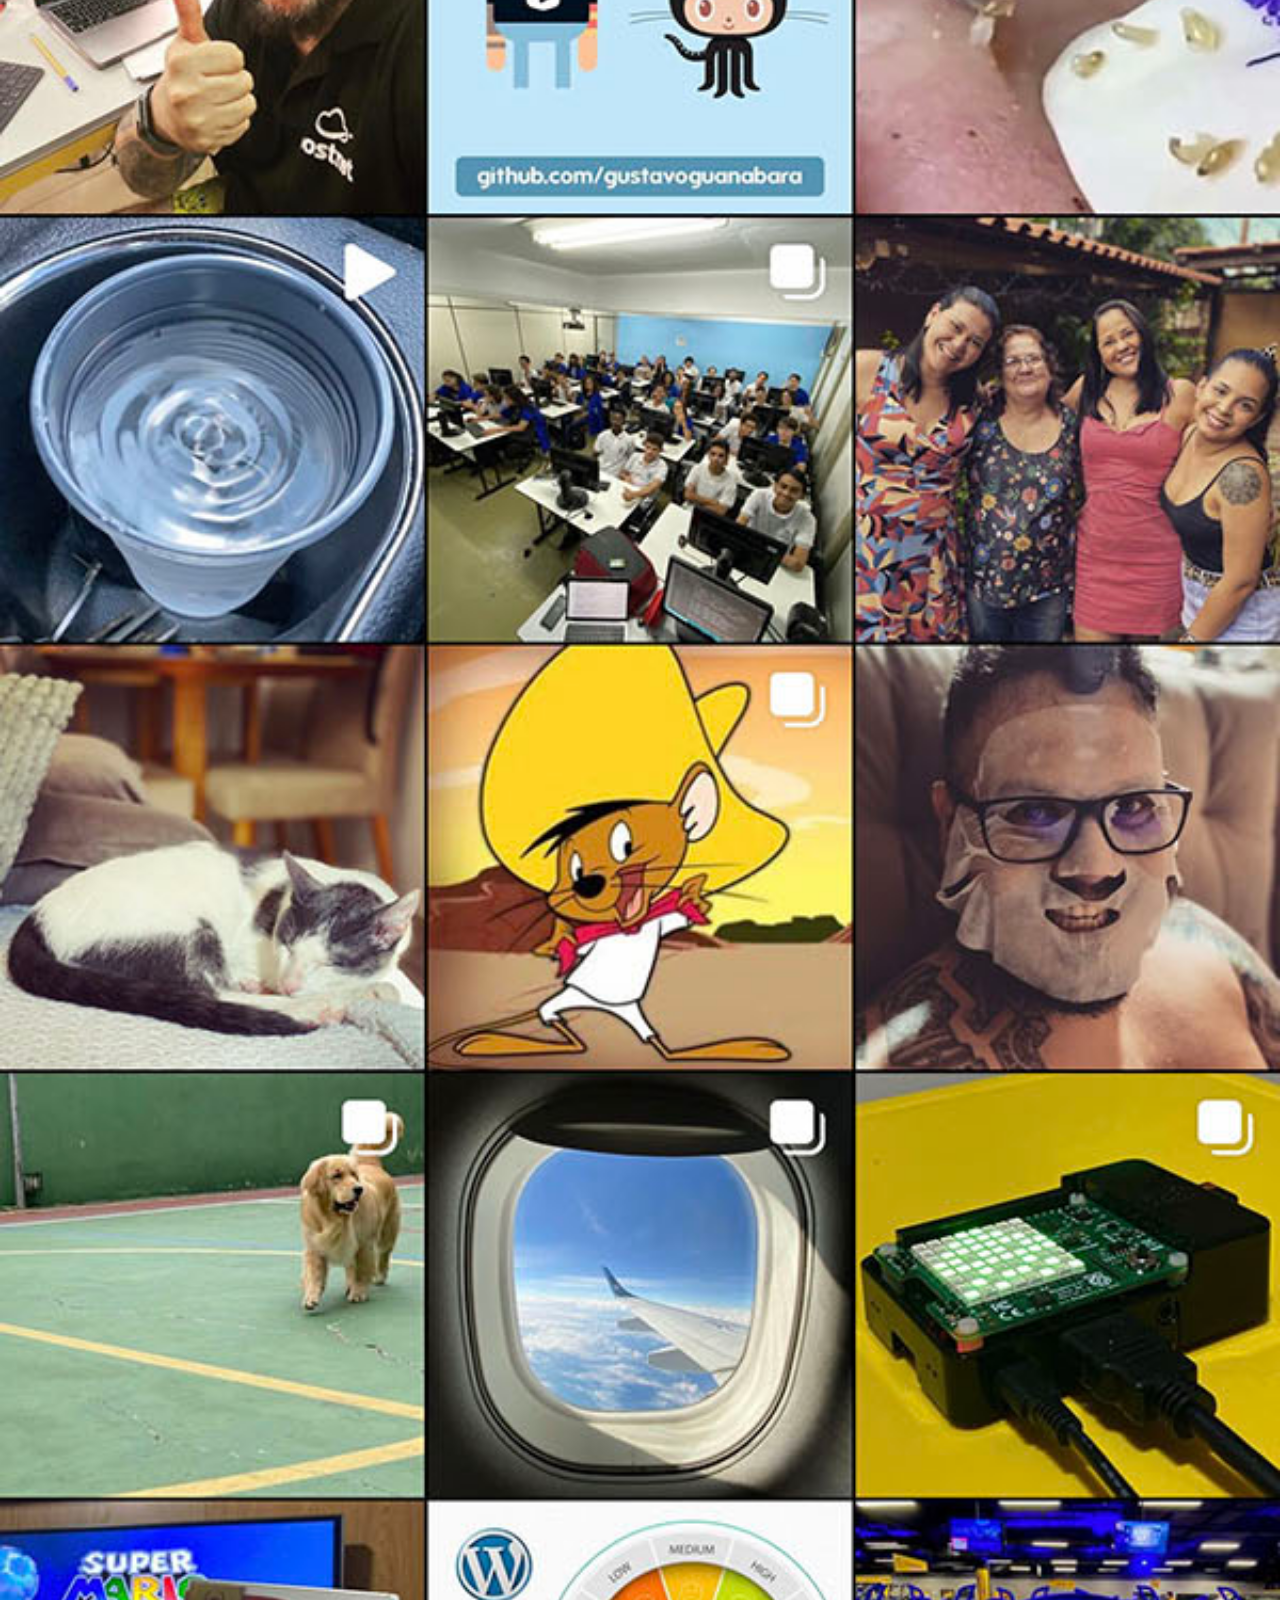
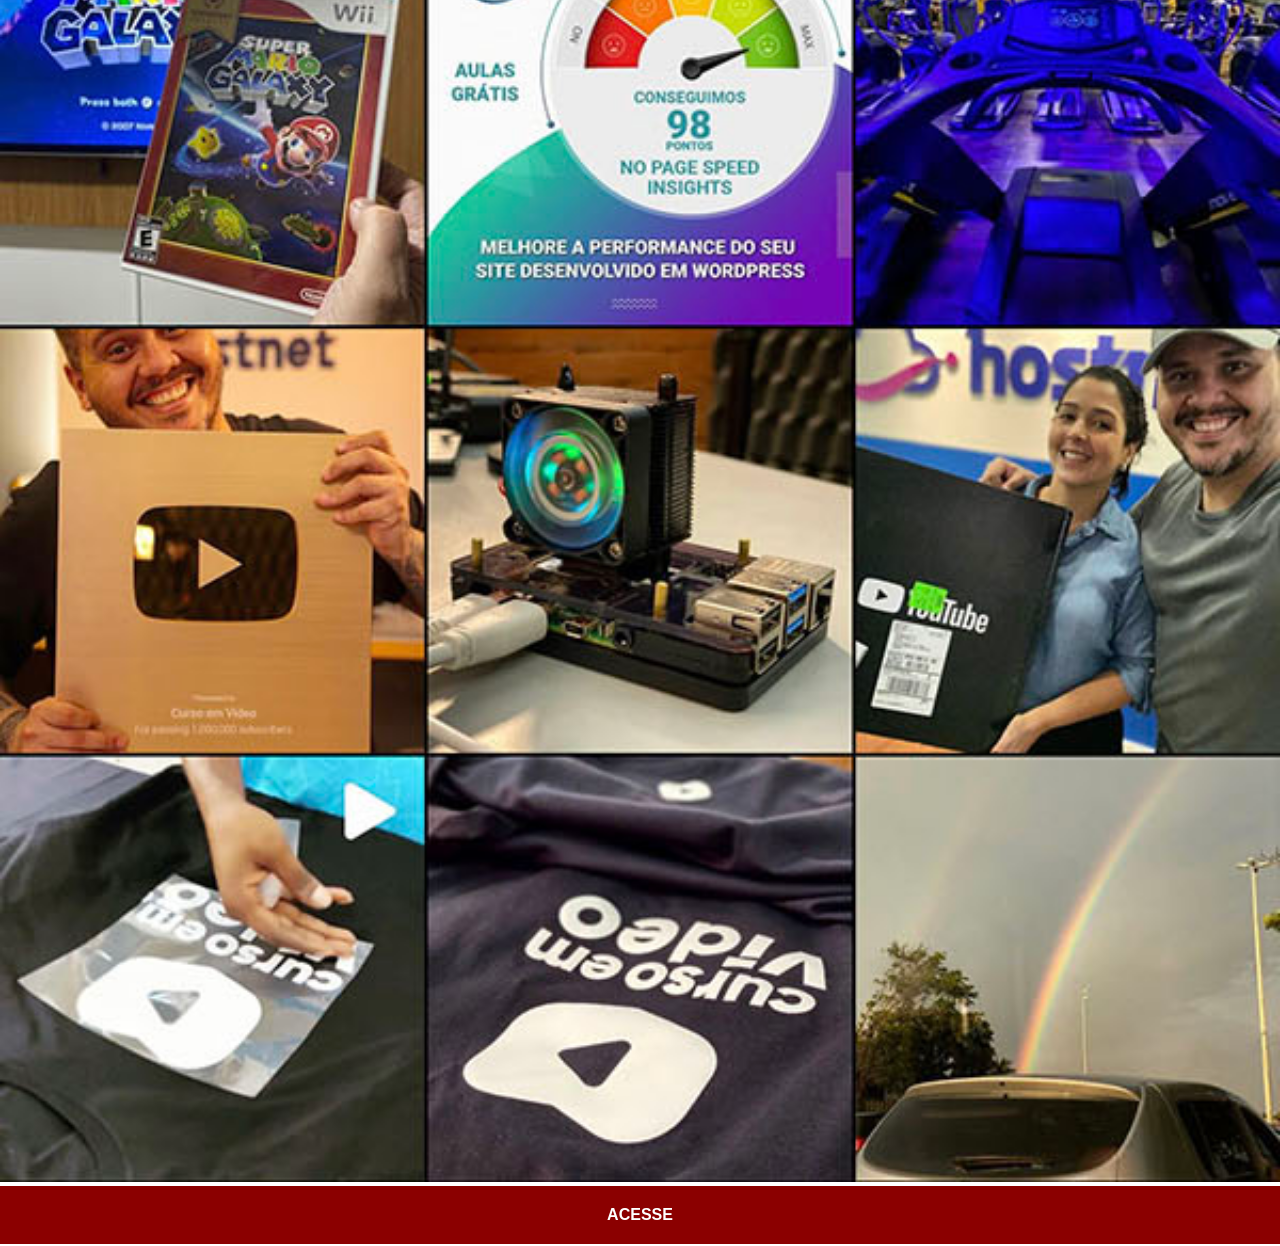
<file: paginas/instagram.html>
<!DOCTYPE html>
<html lang="pt-br">
<head>
    <meta charset="UTF-8">
    <meta name="viewport" content="width=device-width, initial-scale=1.0">
    <title>Tela</title>
    <link rel="stylesheet" href="estilo-proprio.css">
</head>
<body>
    <img src="../imagens/tela-instagram.jpg" alt="Instagram">
    <a href="https://www.instagram.com/gustavoguanabara/" target="_blank">ACESSE</a>
</body>
</html>
</file>
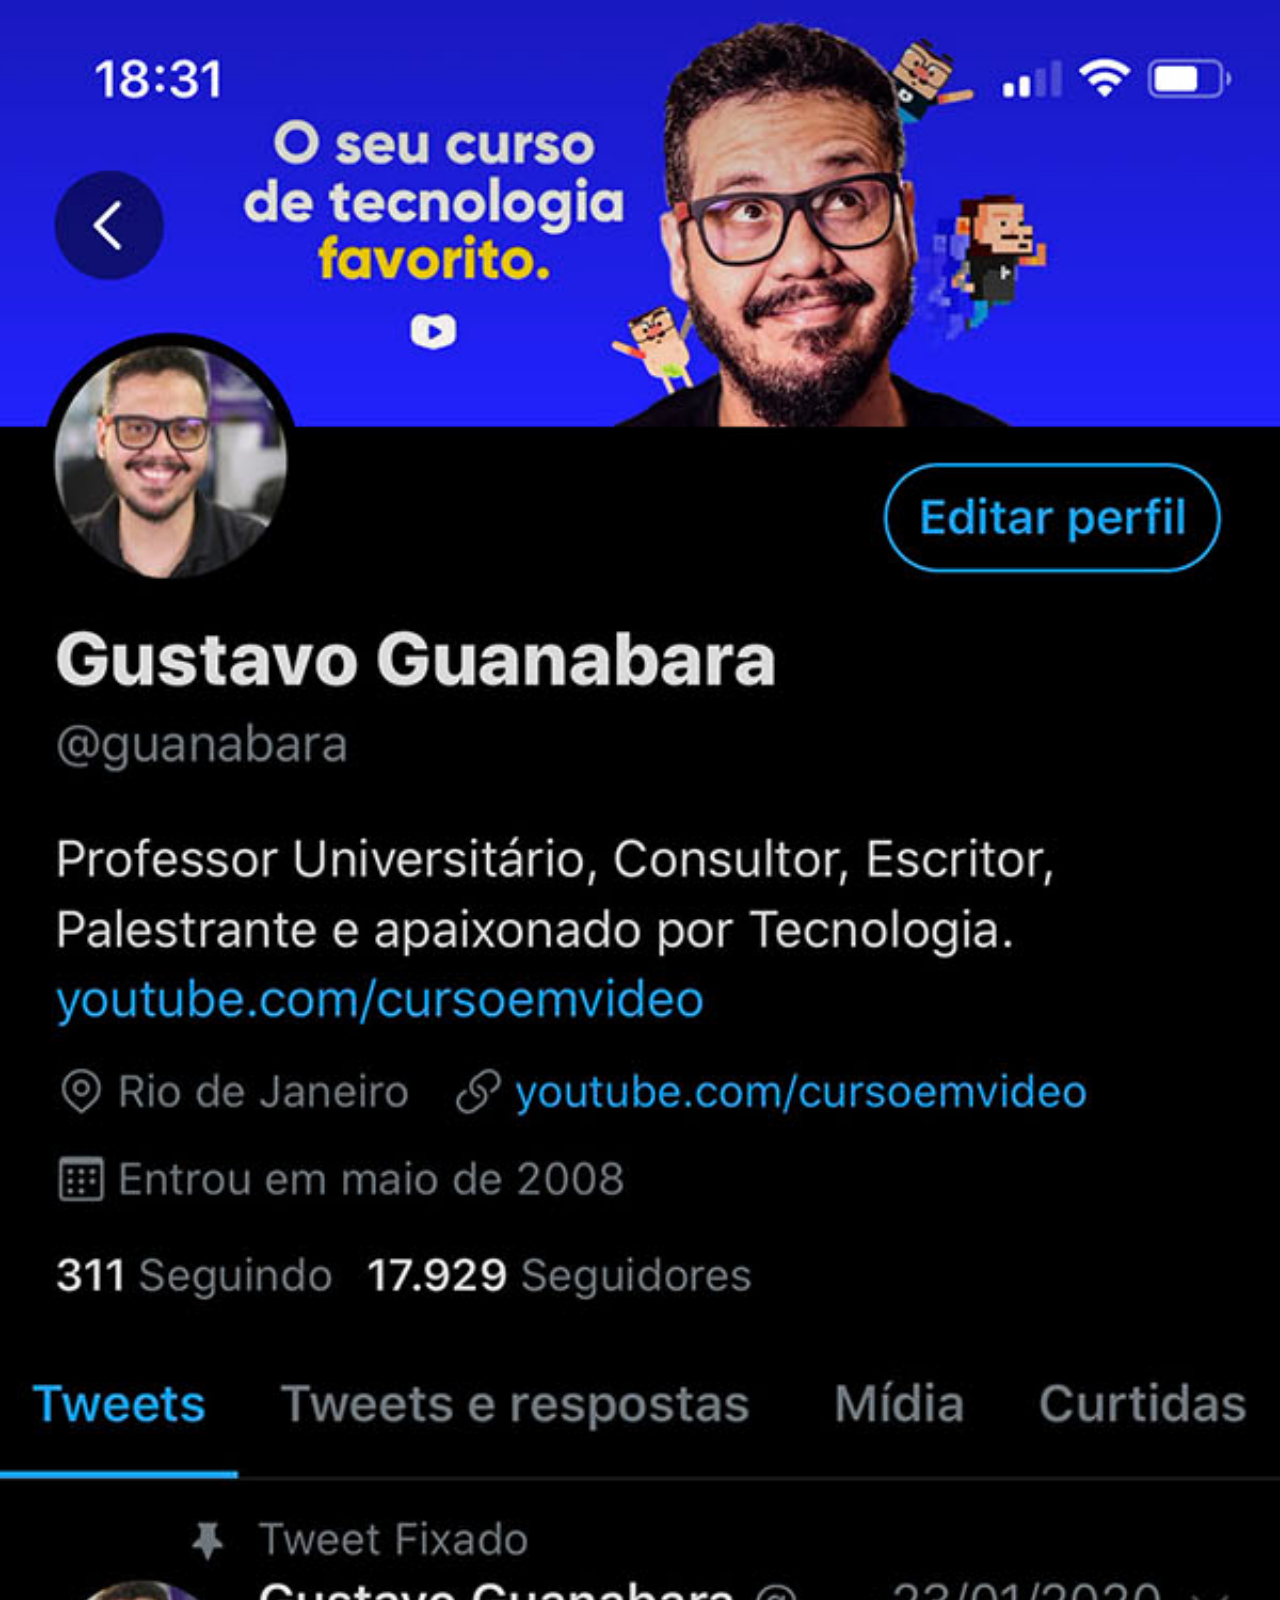
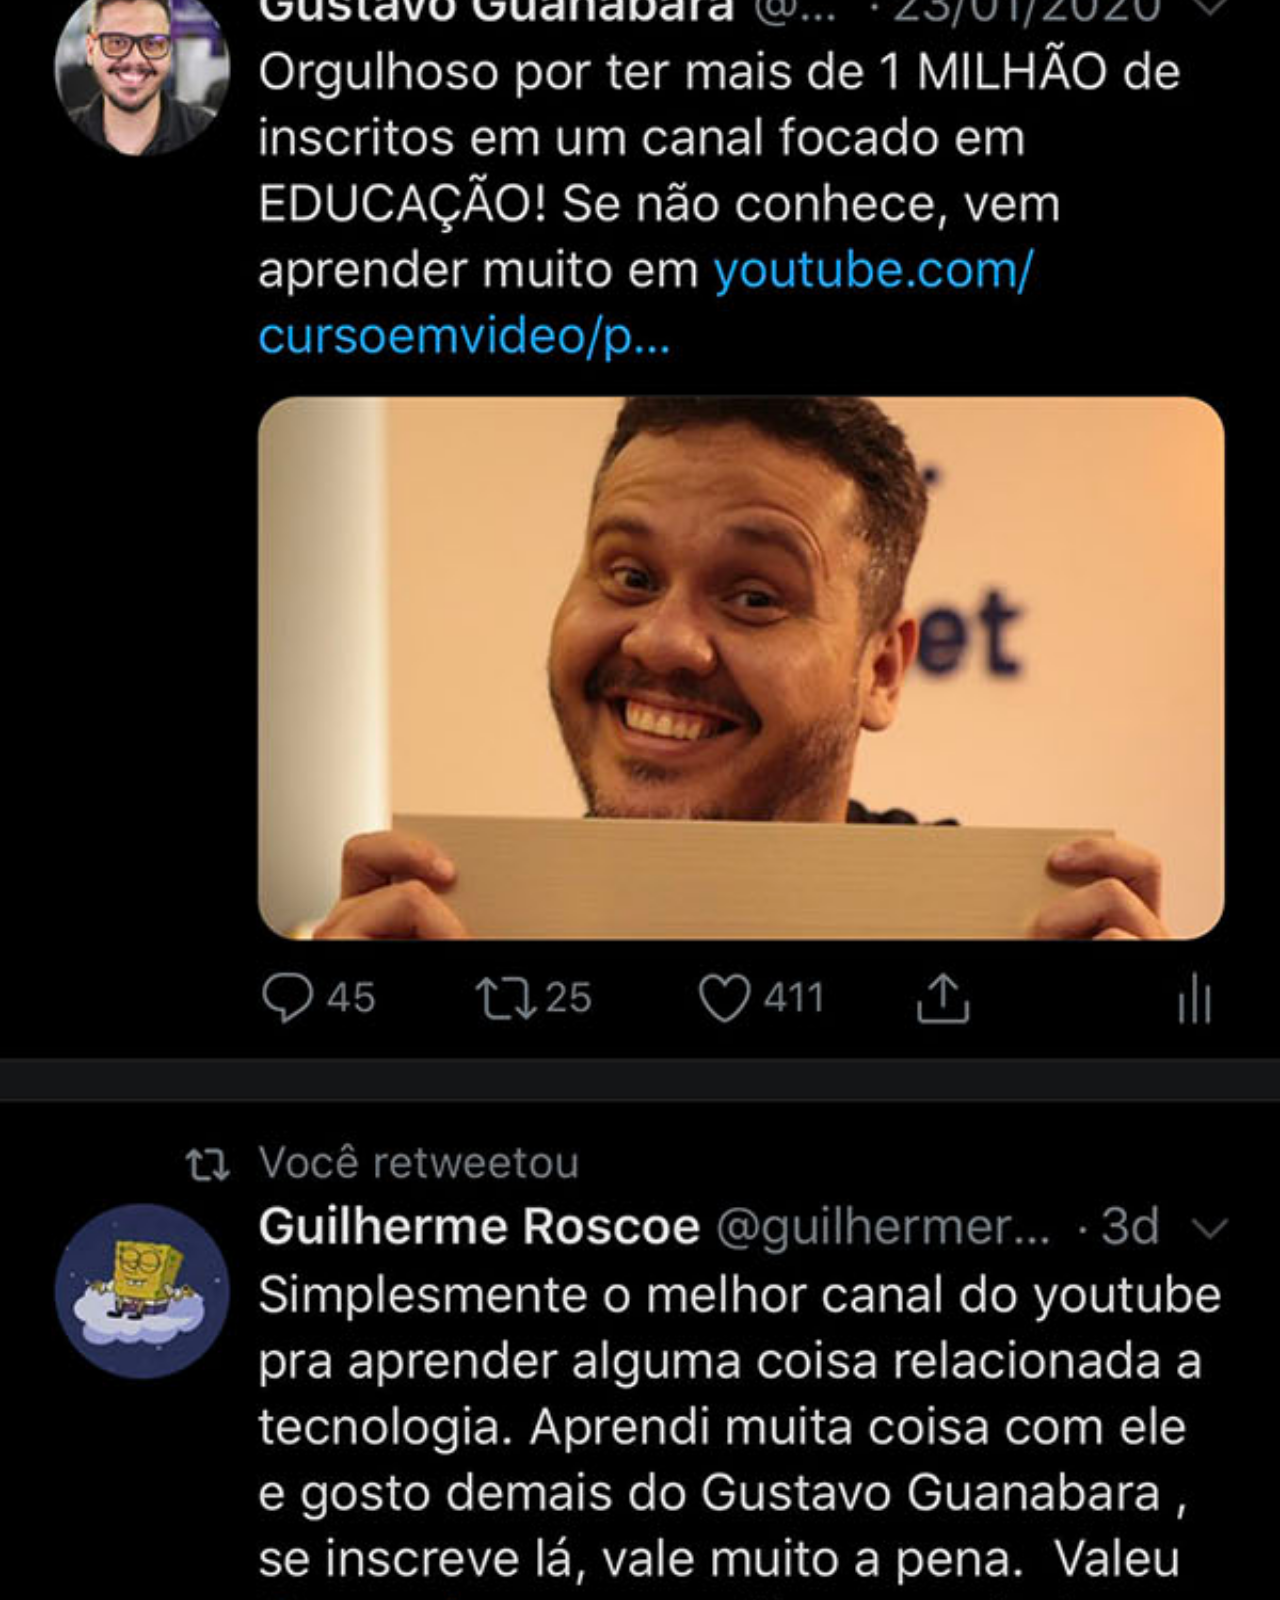
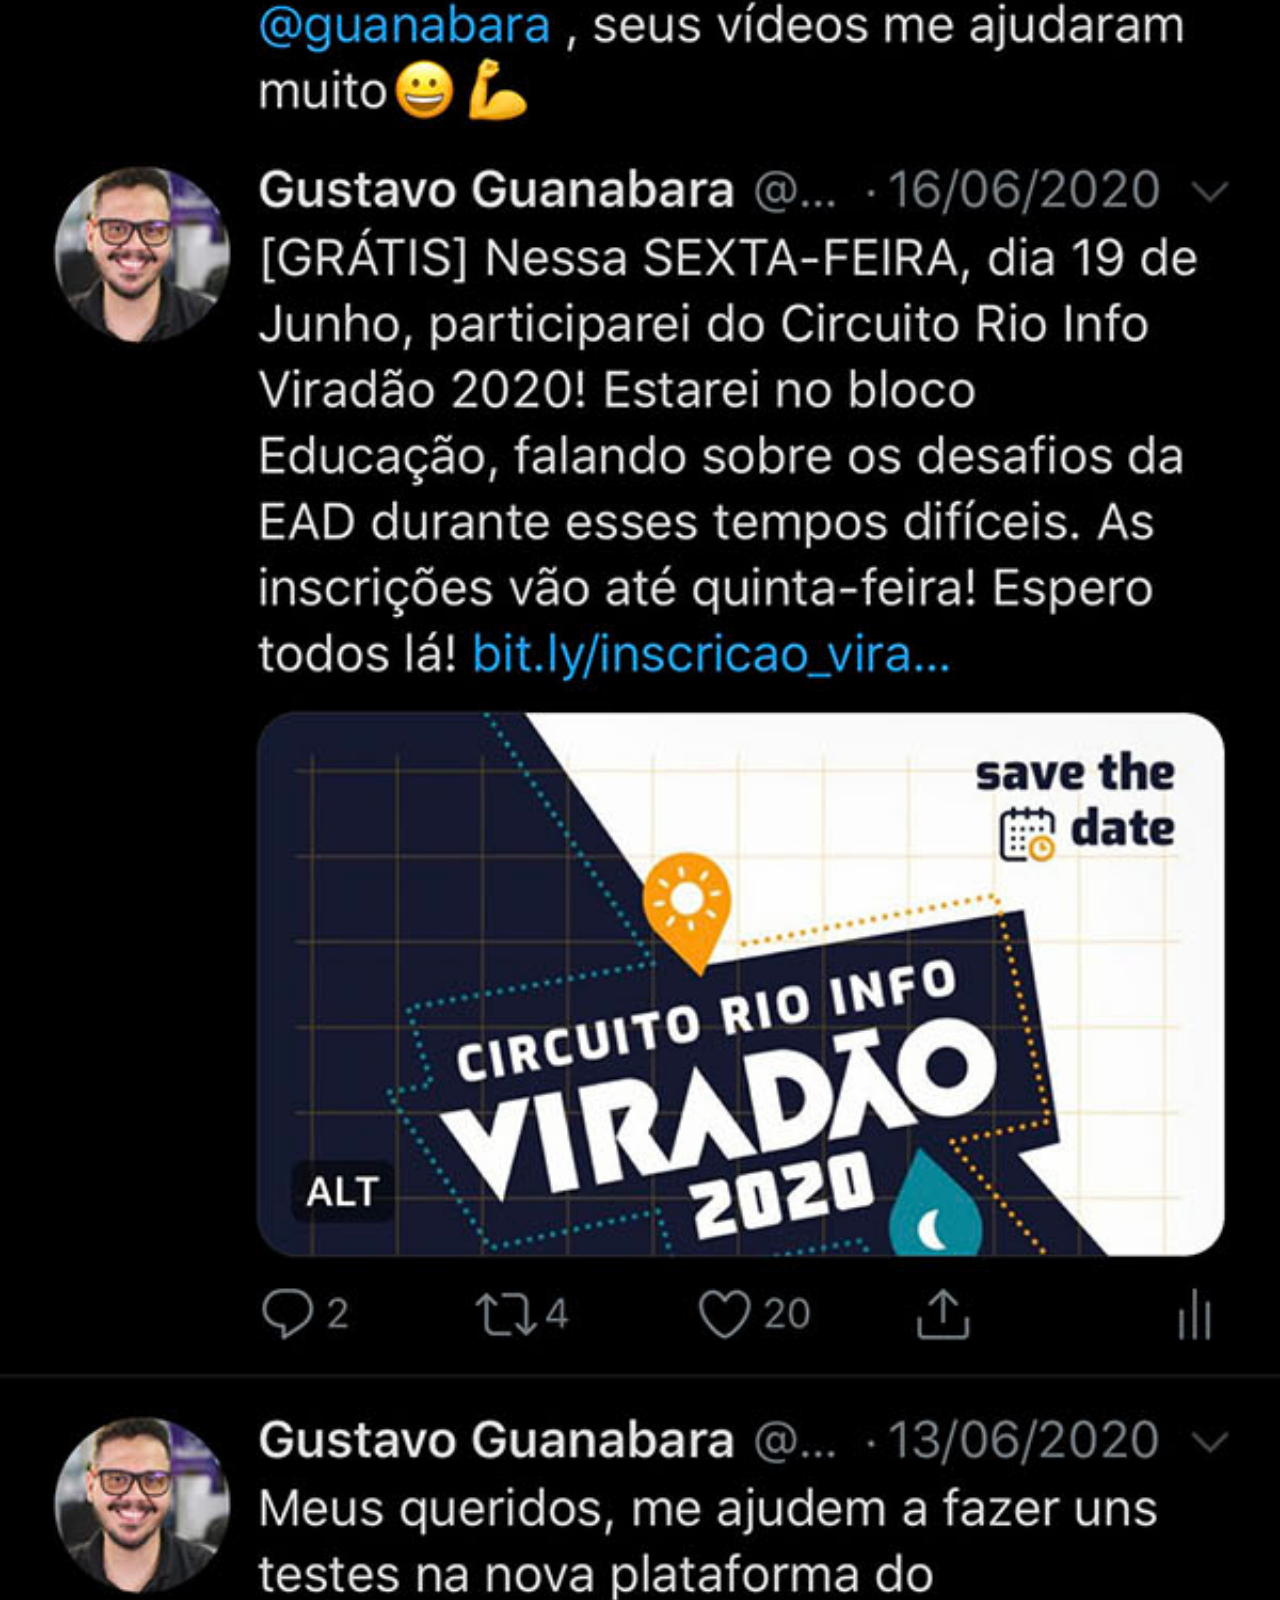
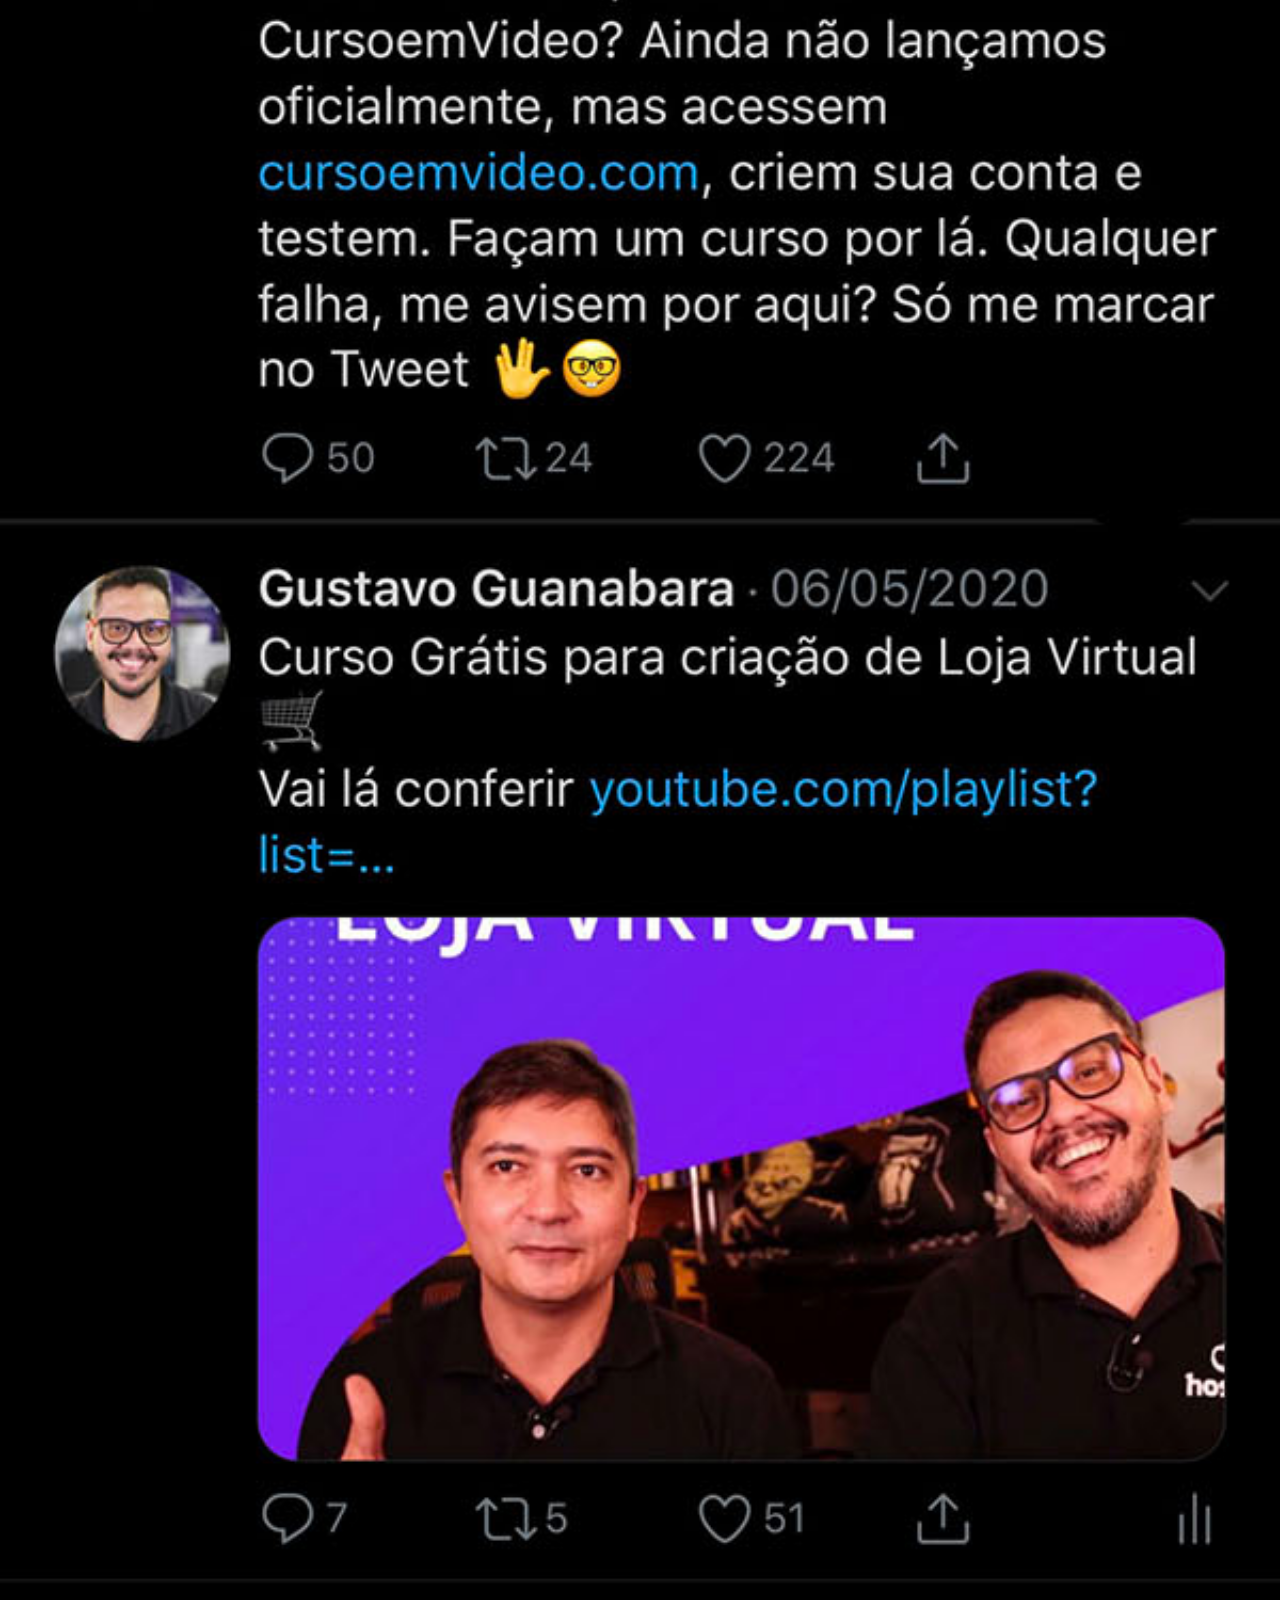
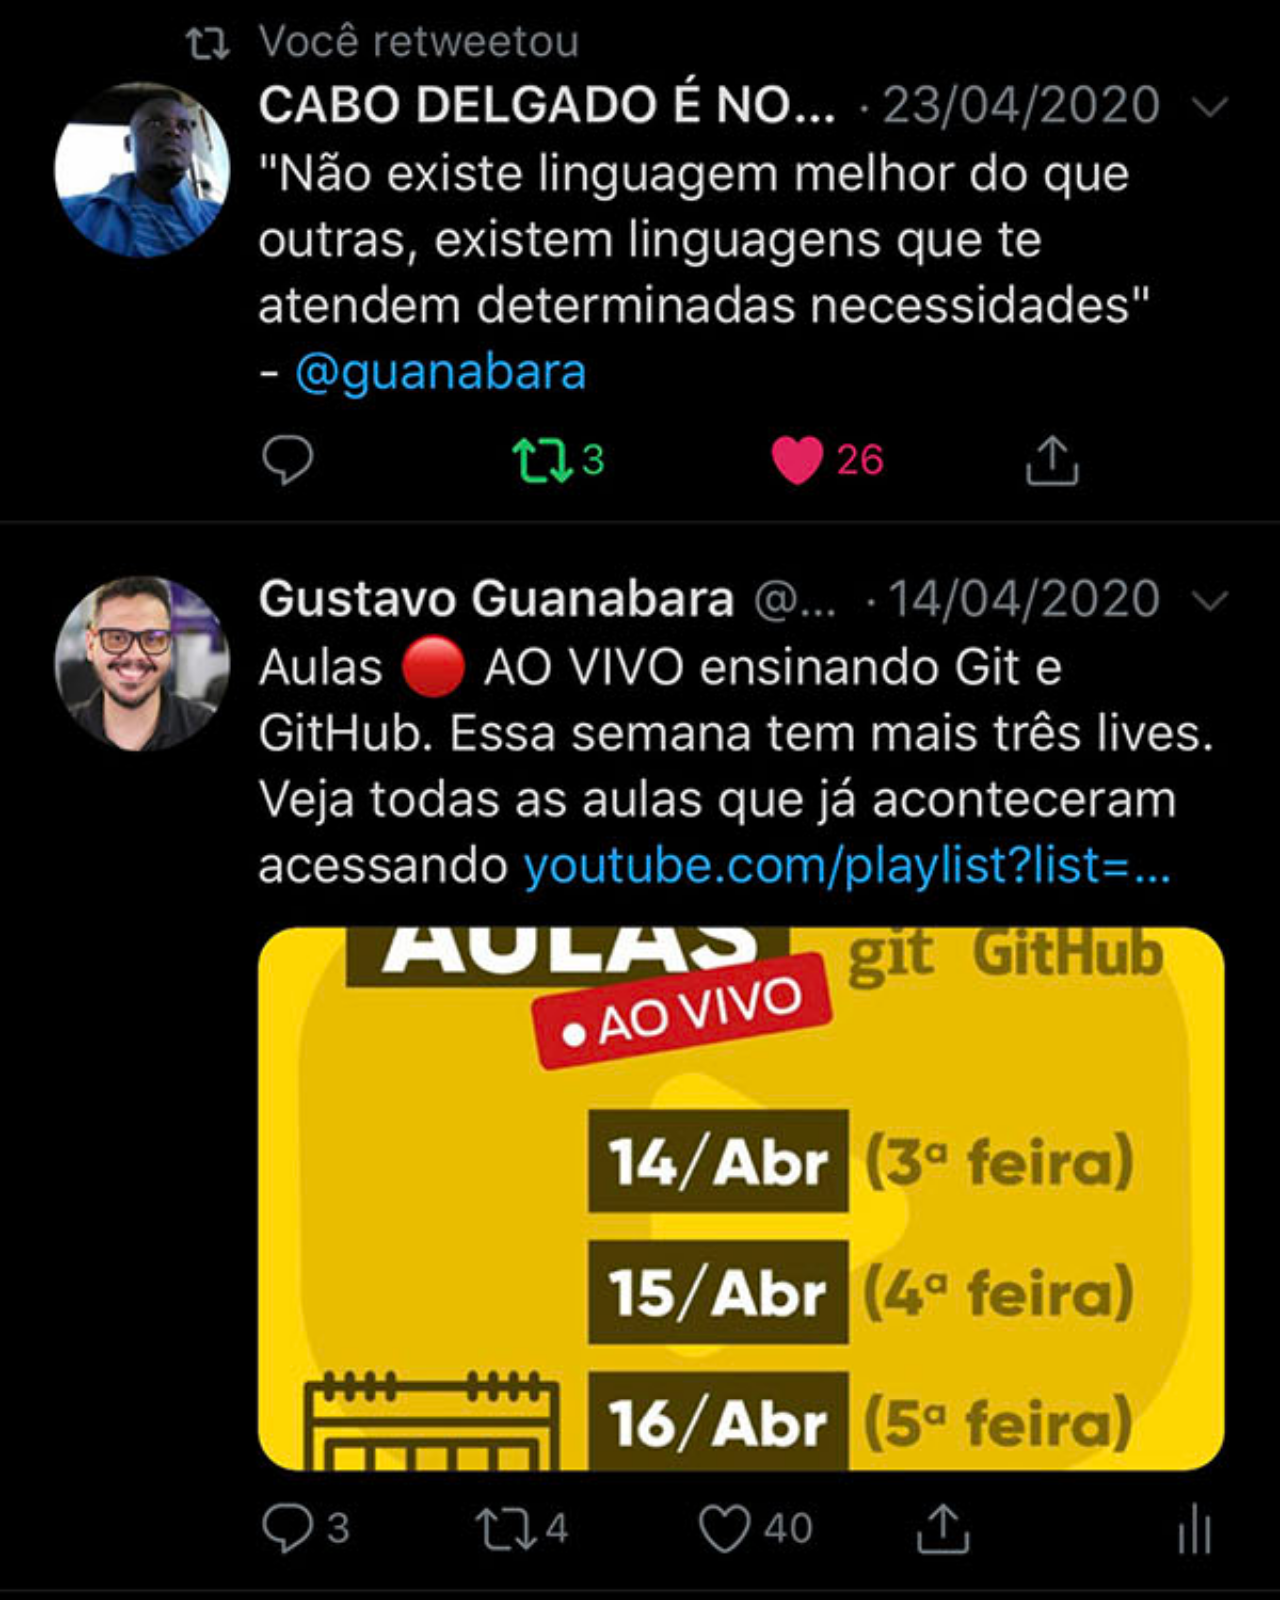
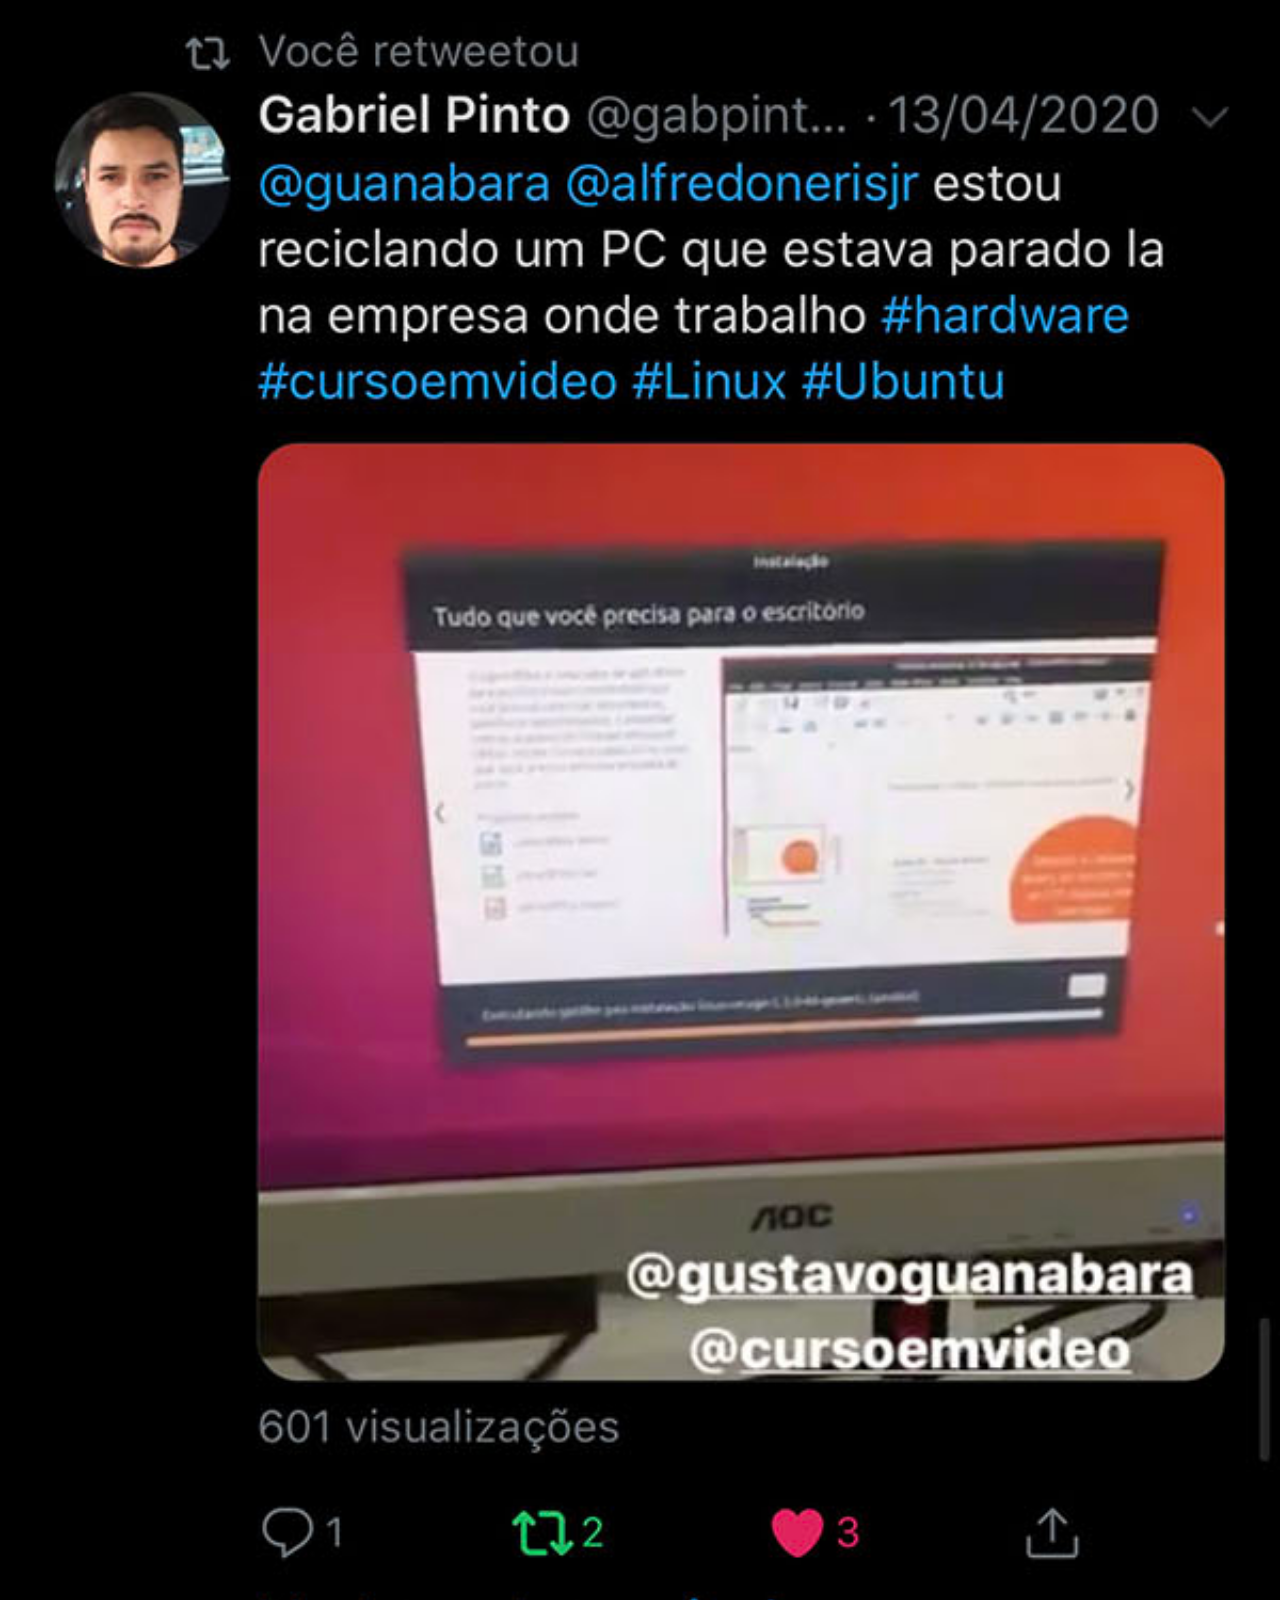
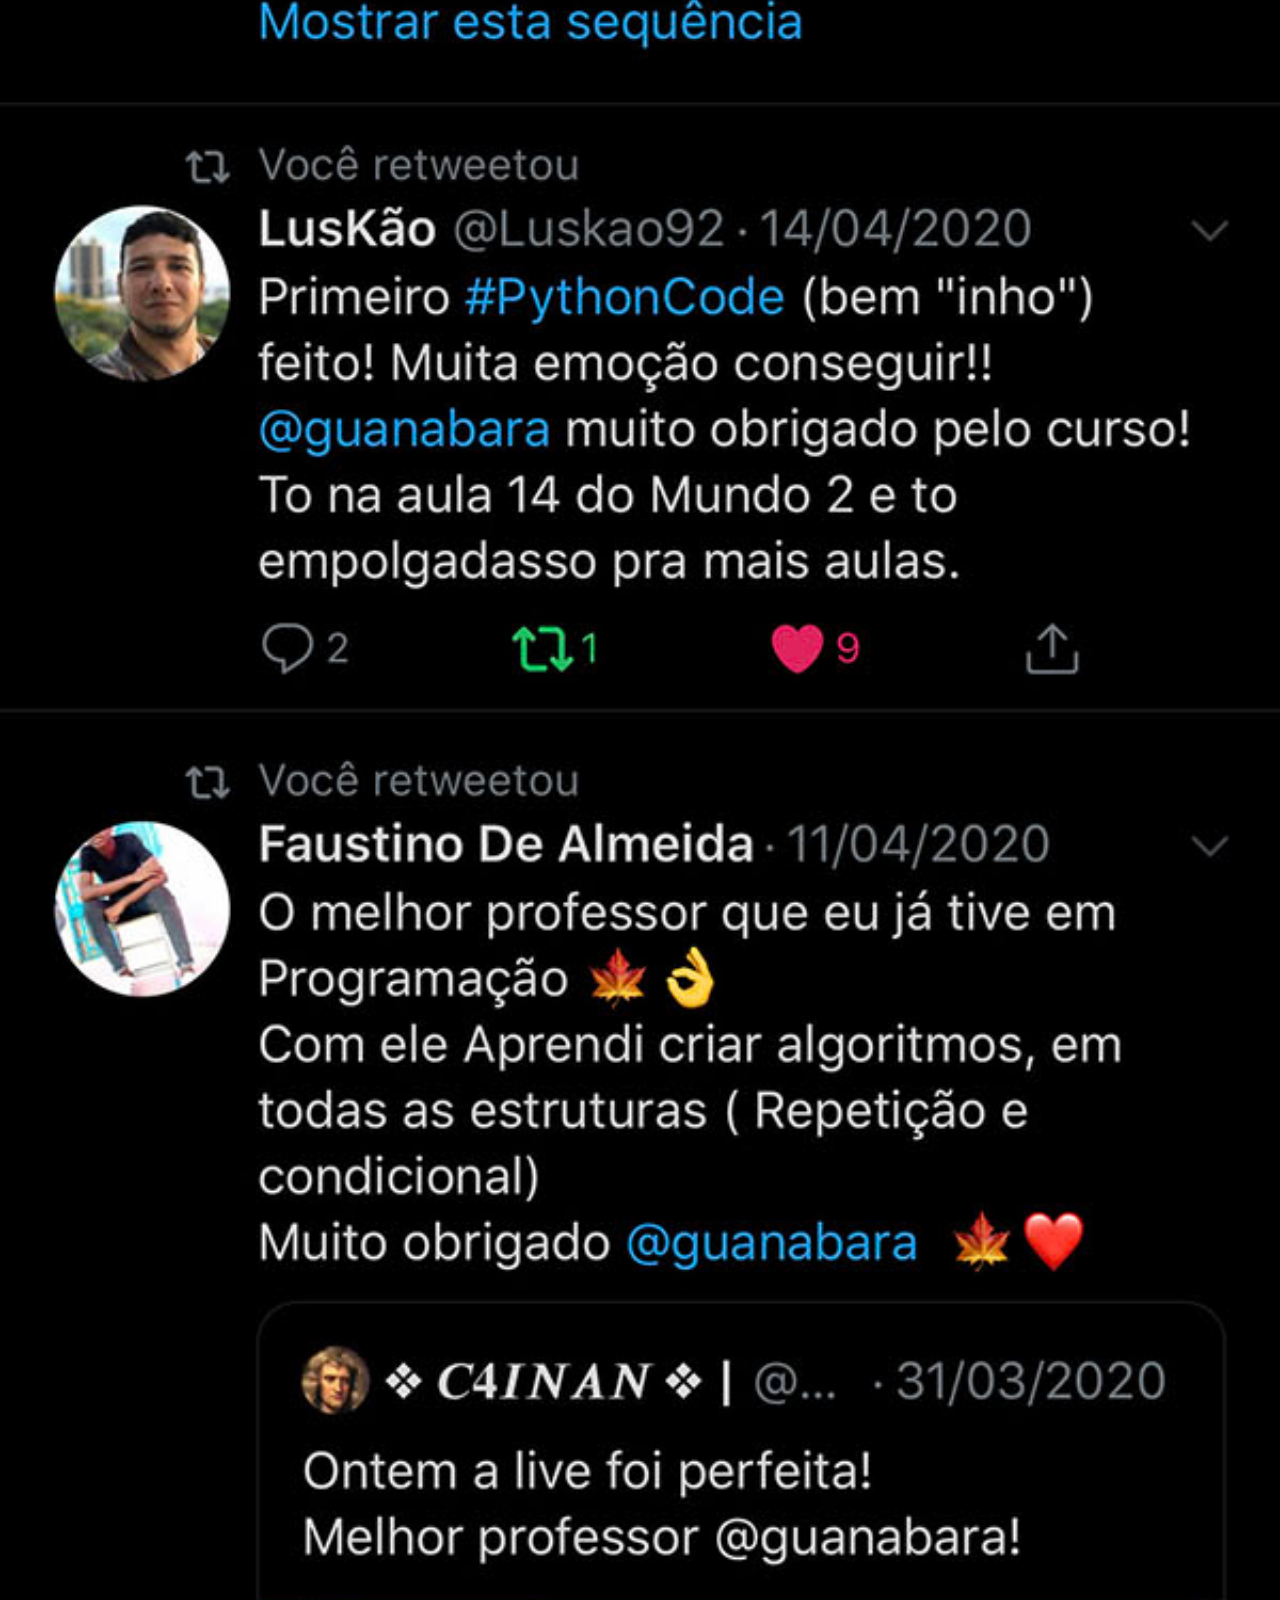
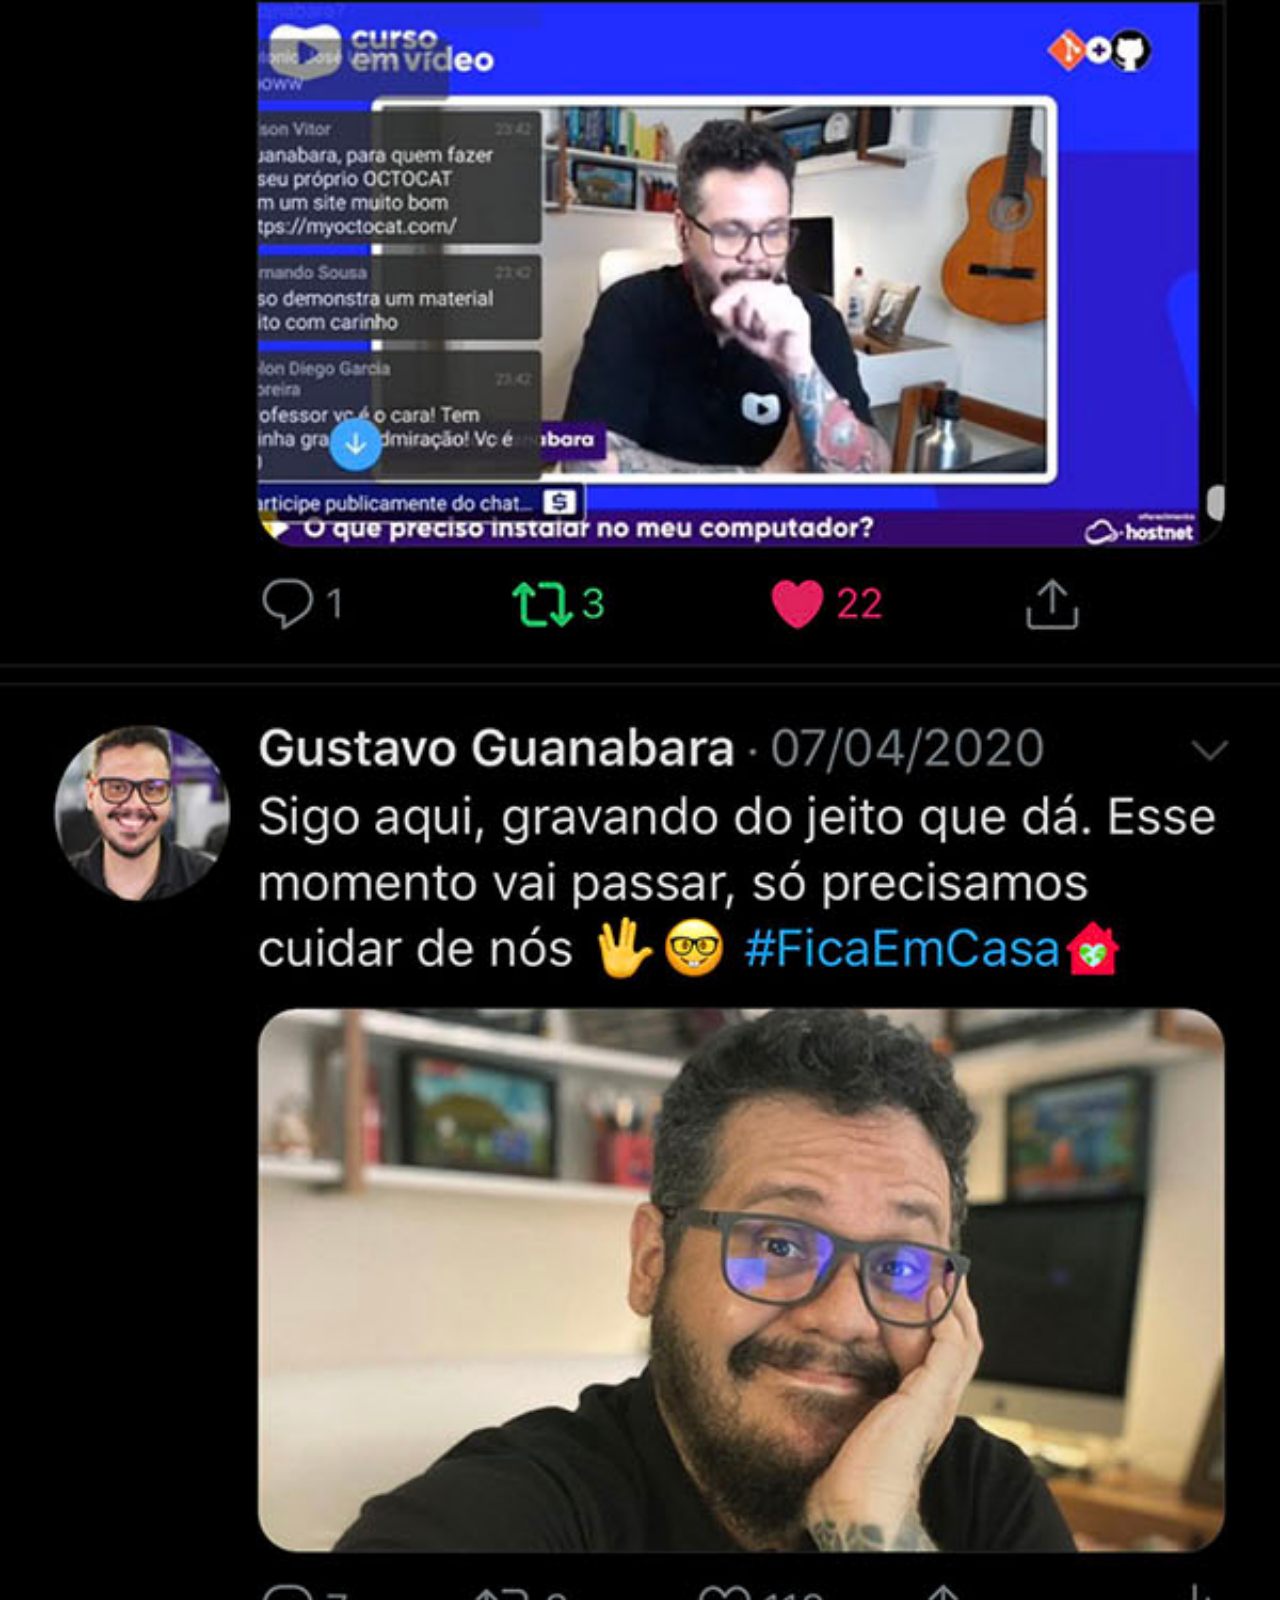
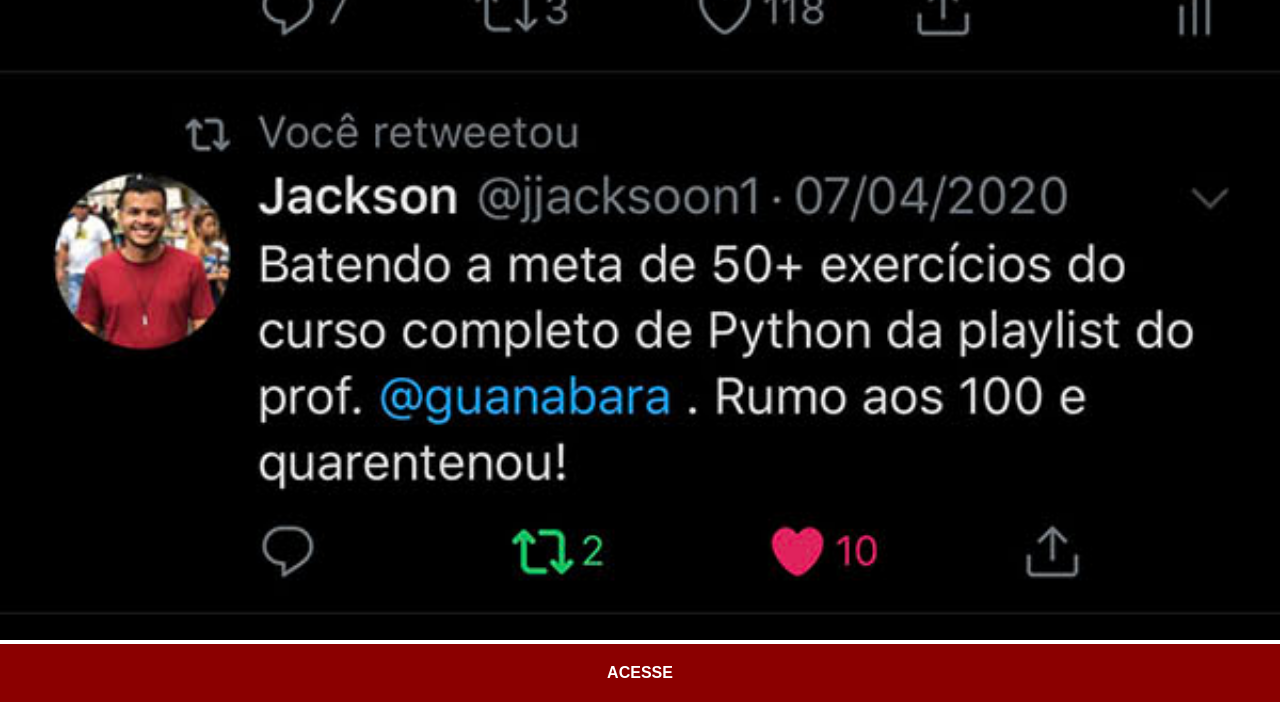
<file: paginas/twitter.html>
<!DOCTYPE html>
<html lang="pt-br">
<head>
    <meta charset="UTF-8">
    <meta name="viewport" content="width=device-width, initial-scale=1.0">
    <title>Tela</title>
    <link rel="stylesheet" href="estilo-proprio.css">
</head>
<body>
    <img src="../imagens/tela-twitter.jpg" alt="Twitter">
    <a href="https://www.twitter.com/guanabara/" target="_blank">ACESSE</a>
</body>
</html>
</file>
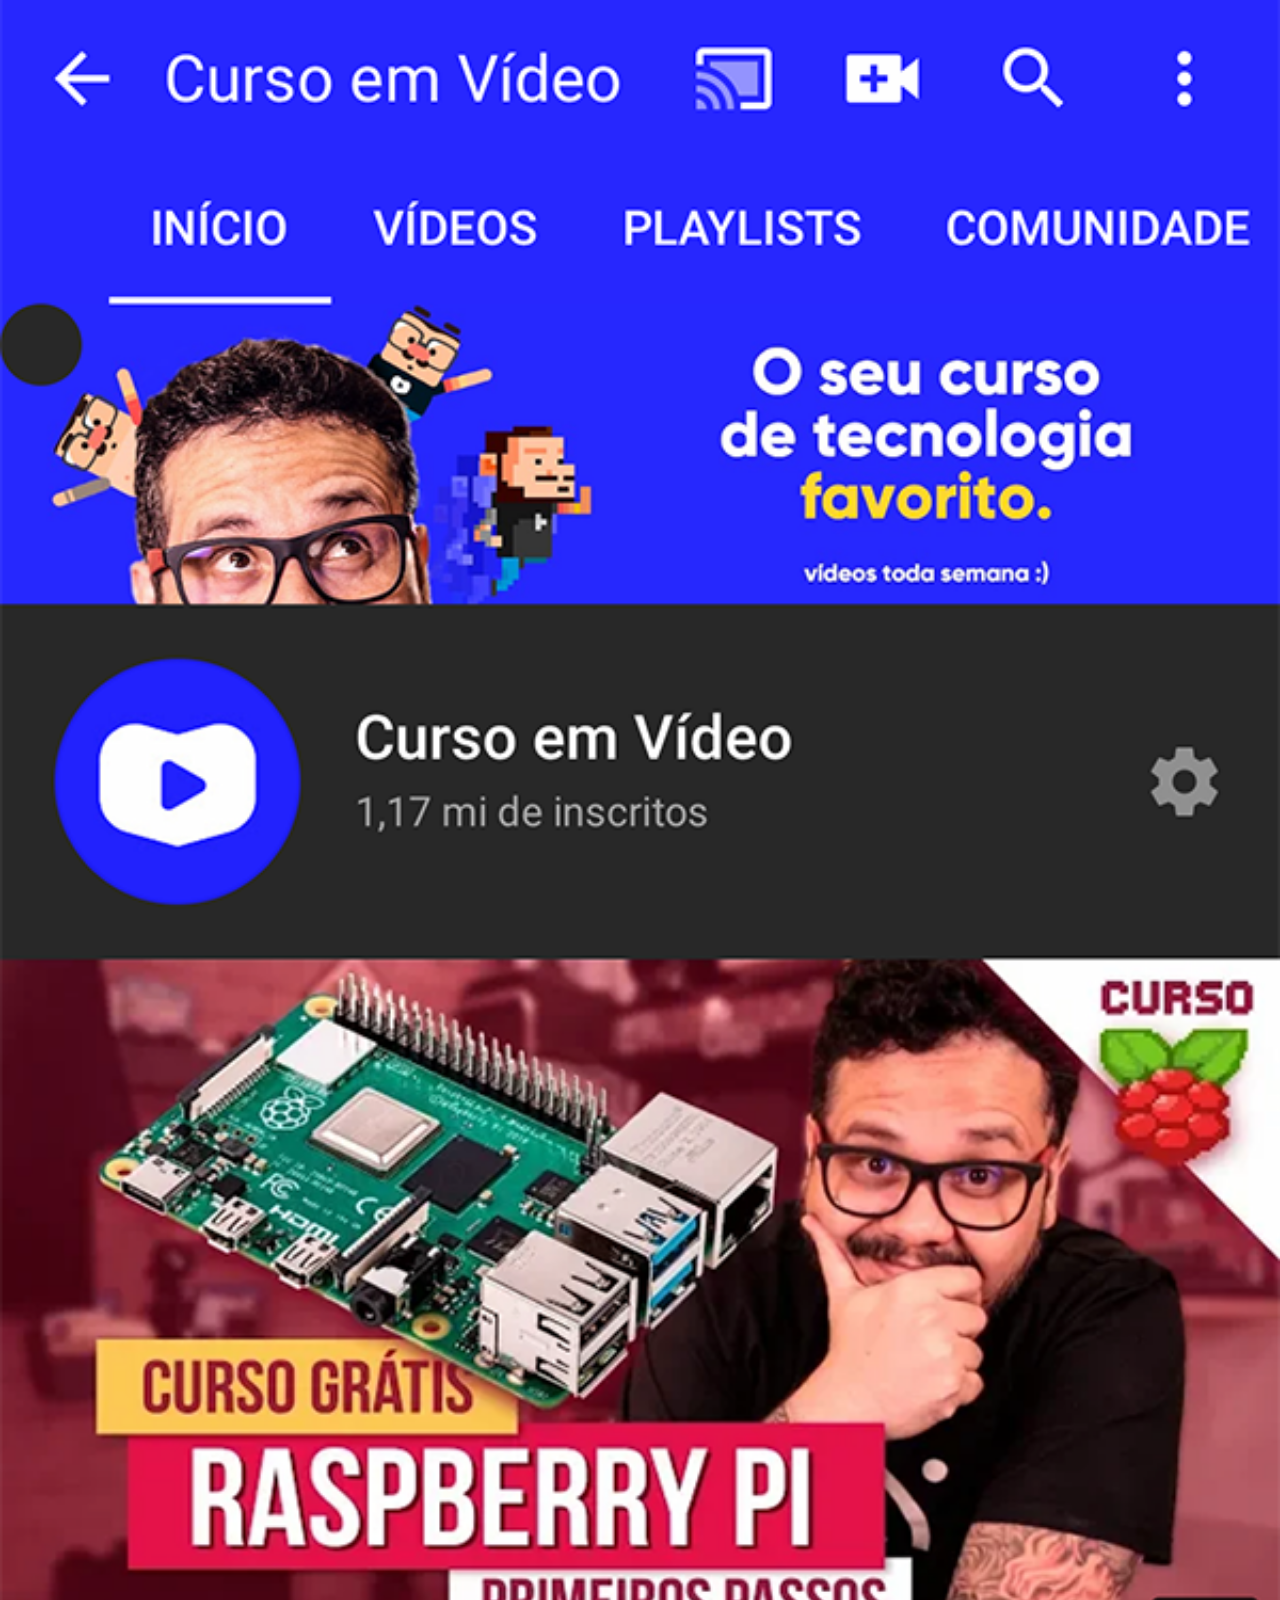
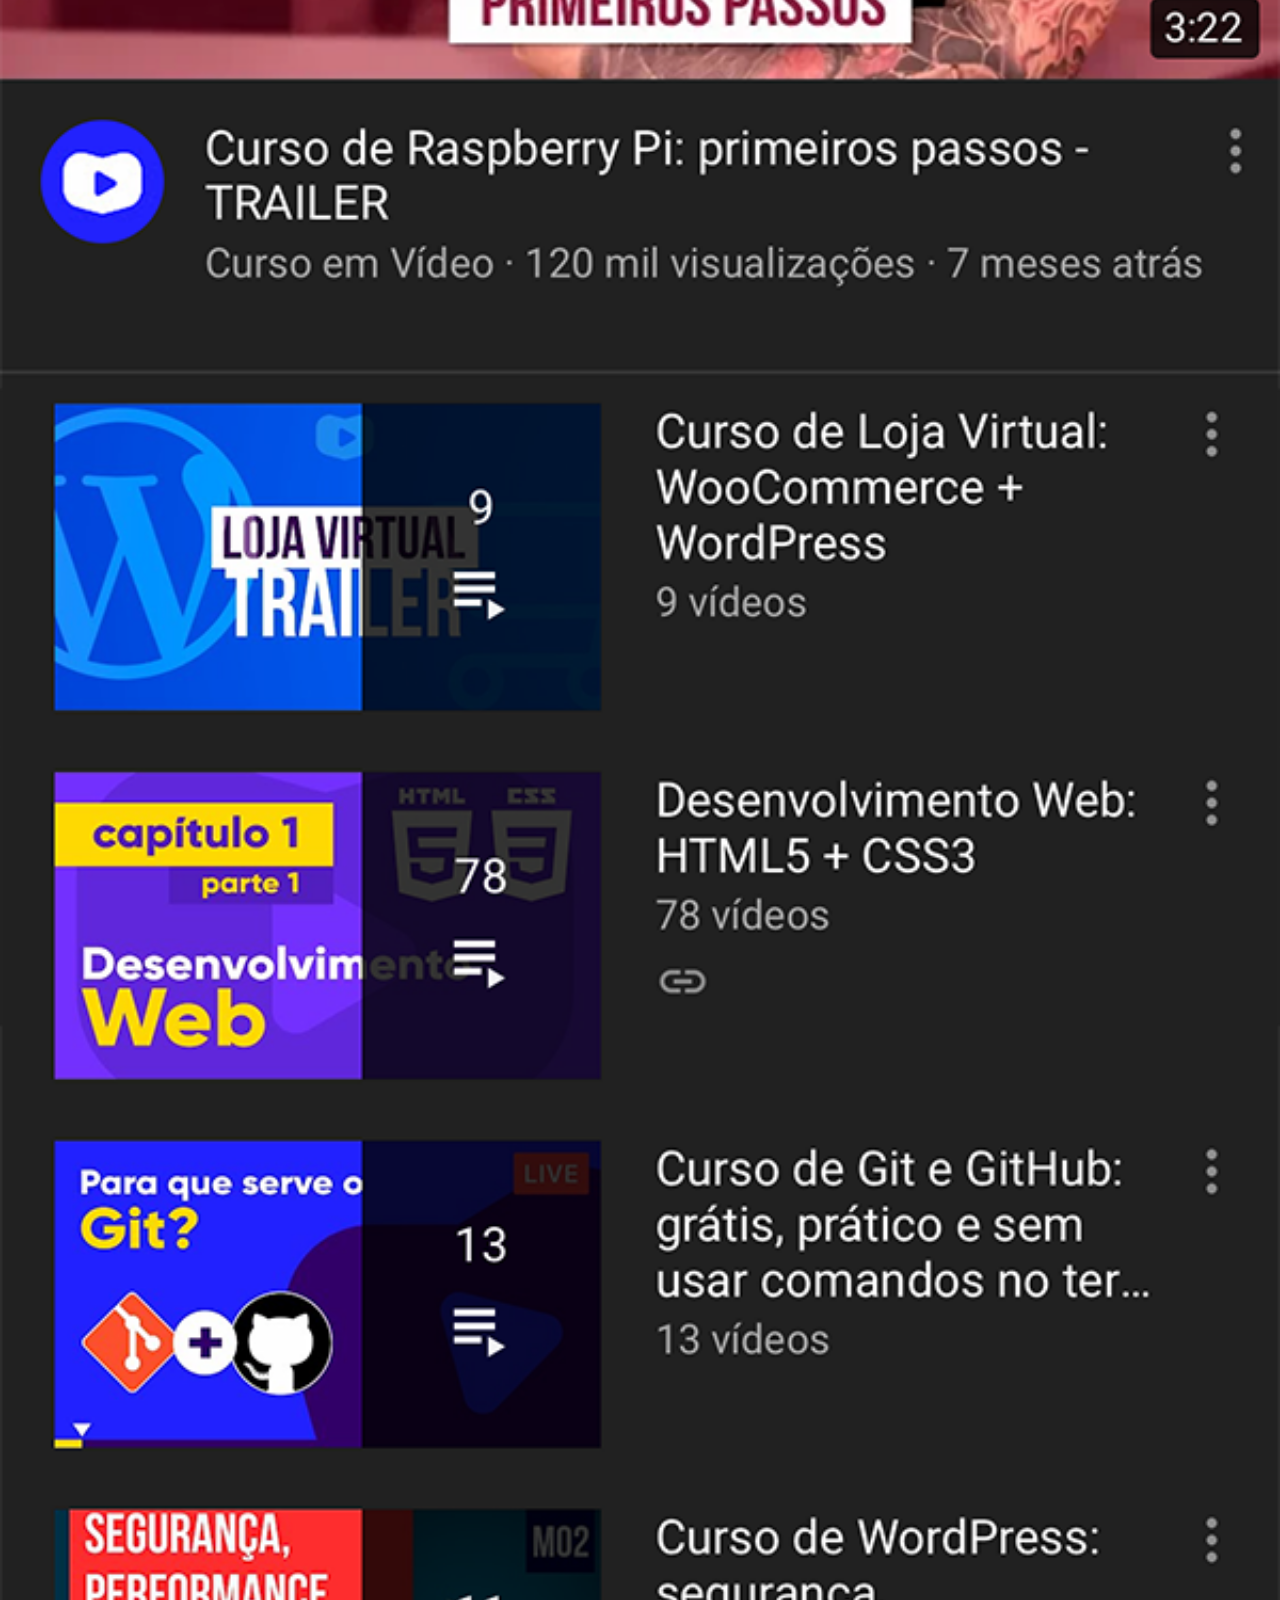
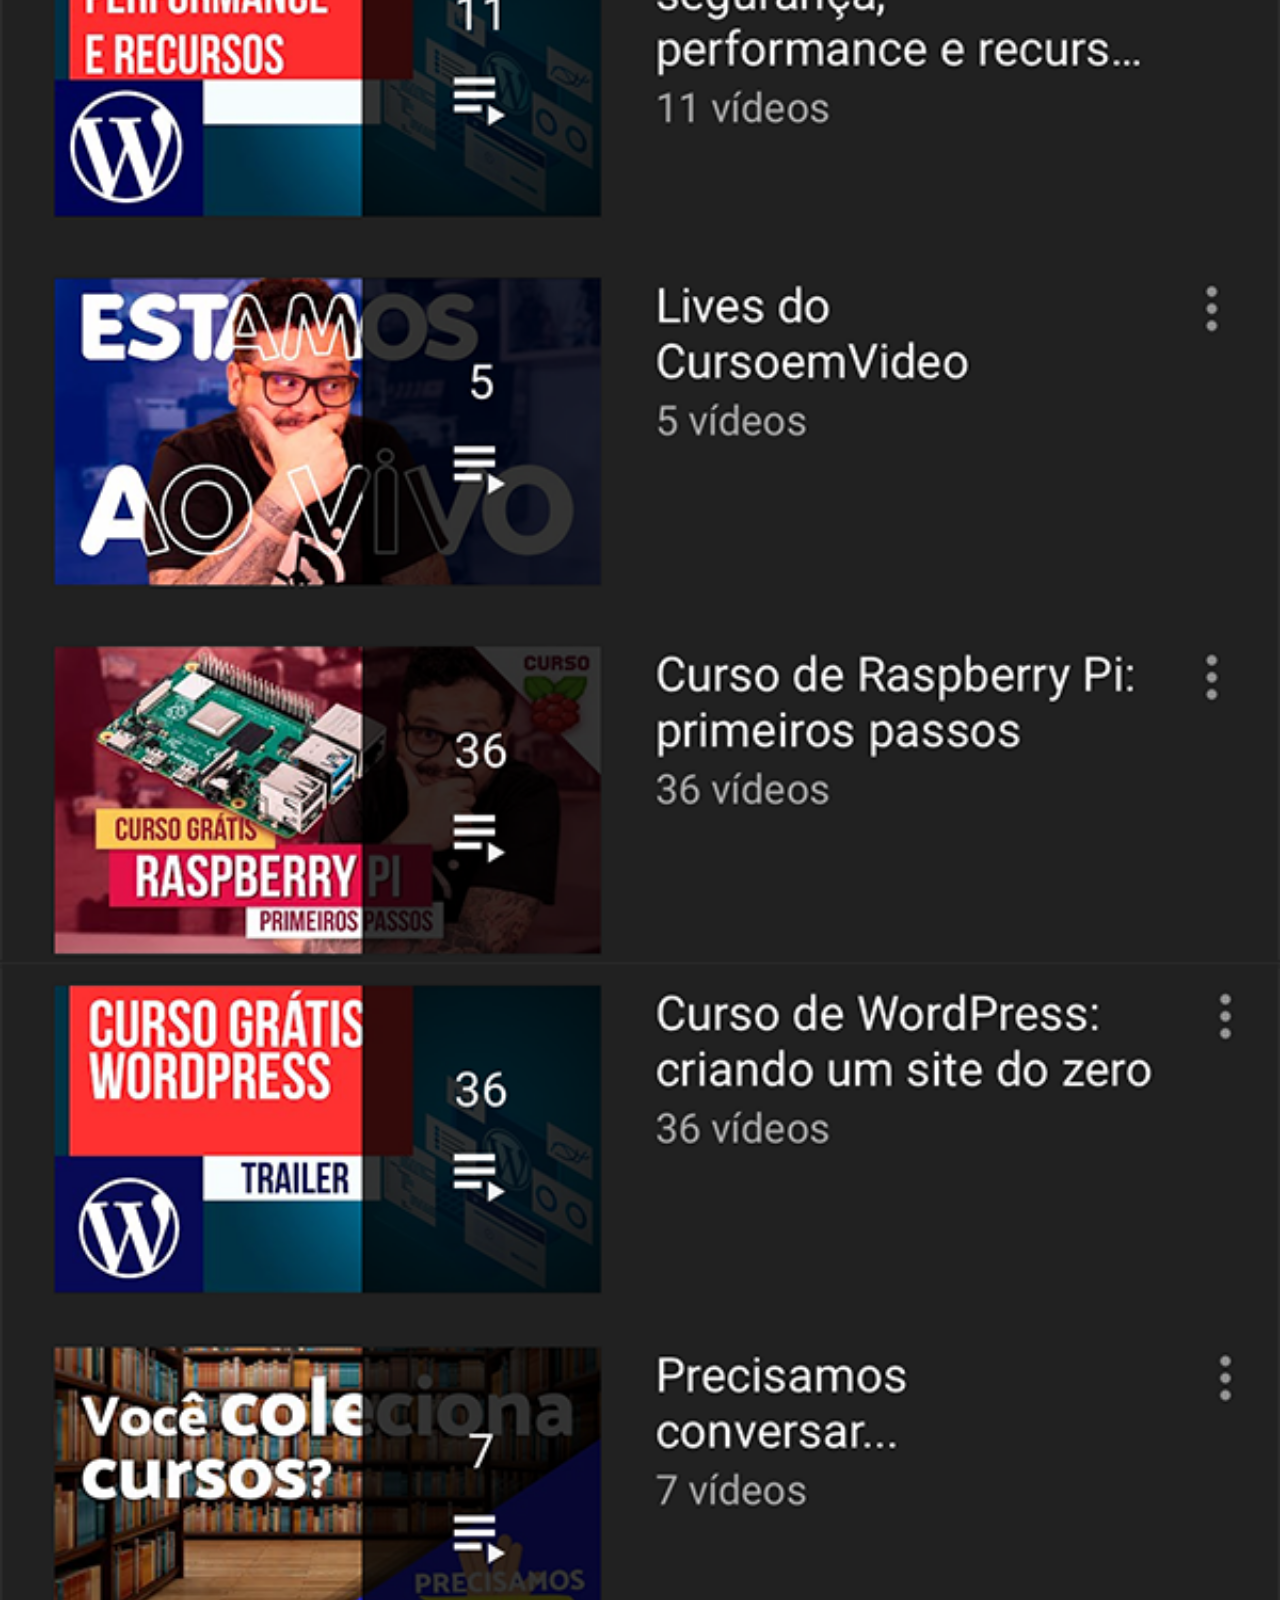
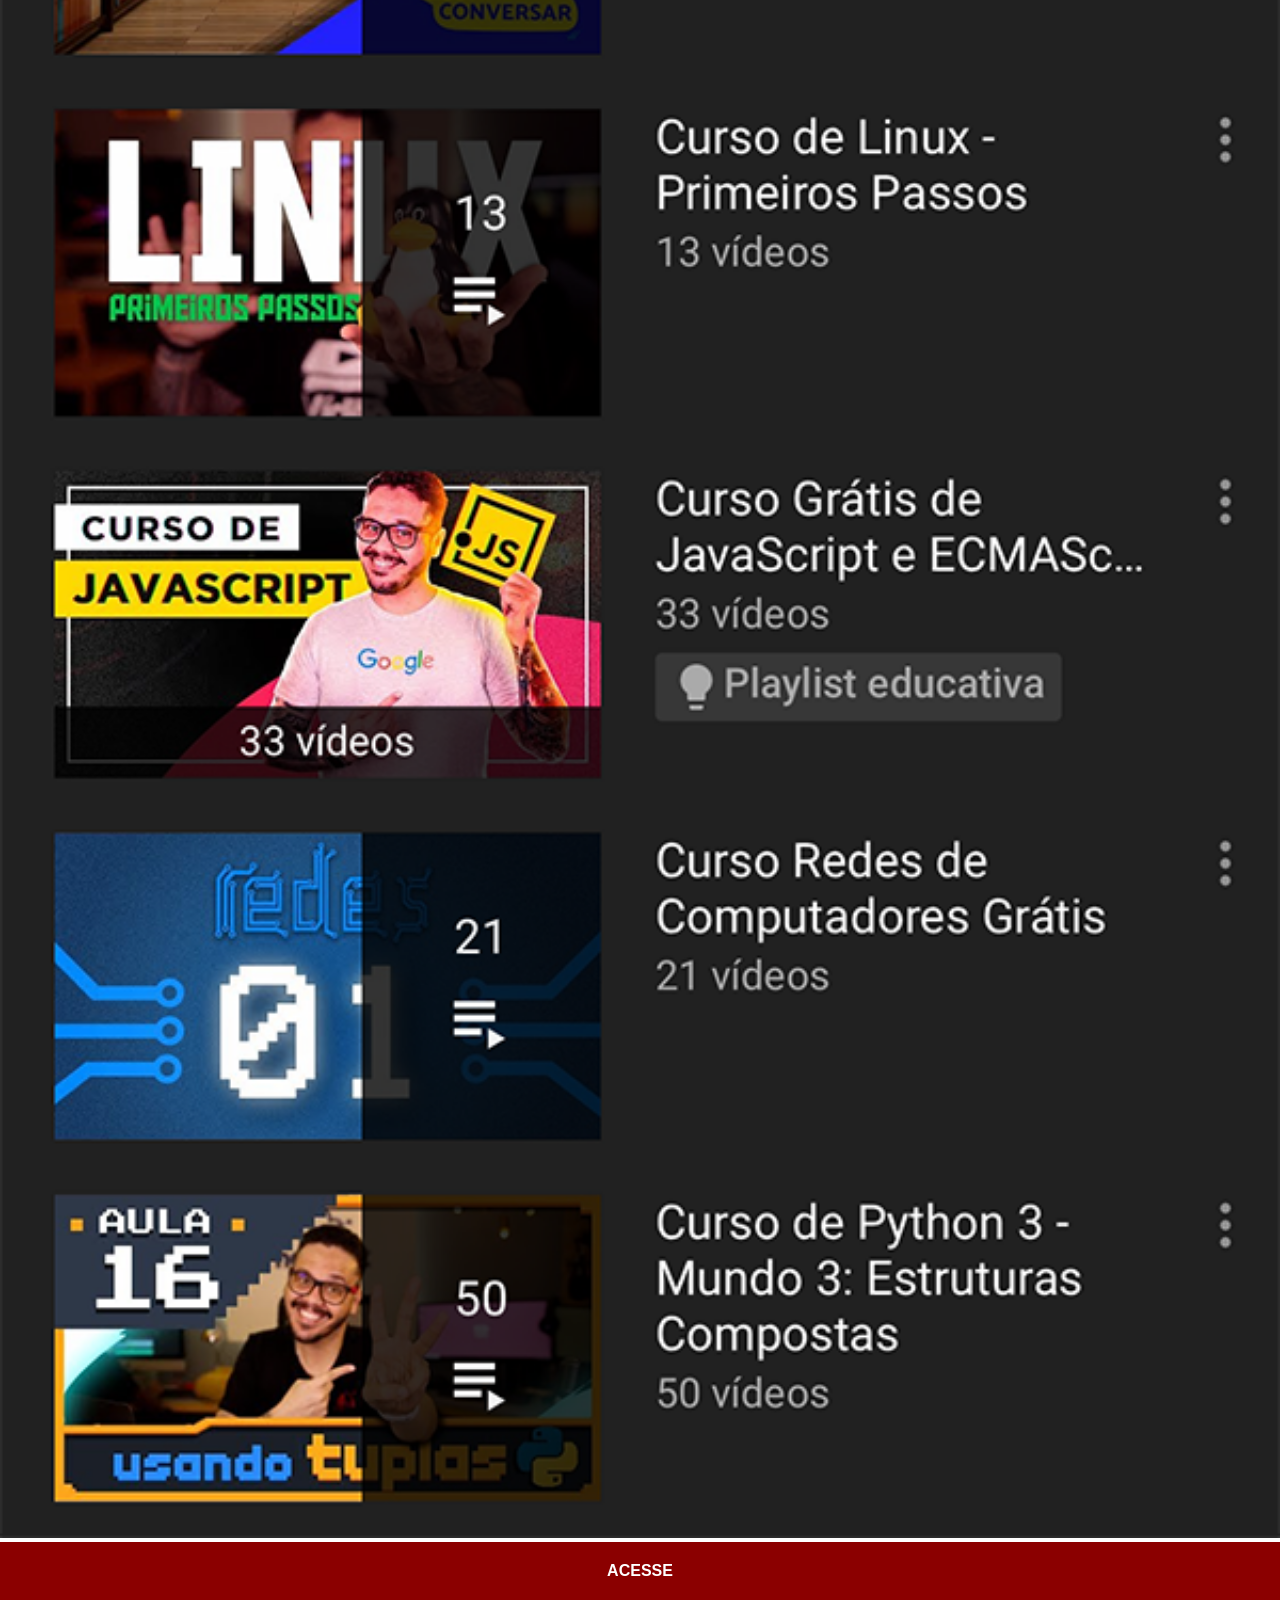
<file: paginas/youtube.html>
<!DOCTYPE html>
<html lang="pt-br">
<head>
    <meta charset="UTF-8">
    <meta name="viewport" content="width=device-width, initial-scale=1.0">
    <title>Tela</title>
    <link rel="stylesheet" href="estilo-proprio.css">
</head>
<body>
    <img src="../imagens/tela-youtube.png" alt="YouTube">
    <a href="https://www.youtube.com/user/cursosemvideo/playlists" target="_blank">ACESSE</a>
</body>
</html>
</file>
<file: style.css>
@charset "UTF-8";

/* regras gerais */

* {
    padding: 0px;
    margin: 0px;
}

body {
    height: 100vh;
    width: 100vw;
    background-color: black;
}

main {
    position: relative;
    background: rgb(80, 59, 35) url('imagens/fundo-madeira.jpg') center top no-repeat fixed;
    background-size: cover;
    height: 100vh;
    width: 100vw;
}

section#telefone {
    position: absolute;
    background: url('imagens/frame-iphone.png') center center no-repeat scroll;
    background-size: contain;
    transform: translate(-50%, -50%);
    top: 50%;
    left: 50%;
    width: 620px;
    height: 620px;
}

#tela {
    position: relative;
    top: 50.4%;
    left: 50%;
    transform: translate(-50%, -50%);
    background-color: rgb(0, 0, 0);
    width: 264px;
    height: 465px;
}

section#lista {
    margin-left: auto;
    width: 135px;
    padding: 20px;
}

section#lista img {
    border-radius: 50%;
    box-shadow: 1px 1px 6px rgba(0, 0, 0, 0.705);
    padding: 0px;
    width: 55px;
    height: 55px;
    margin-bottom: 15px;
    margin-left: 10px;
    box-sizing: border-box;
}

section#lista img:hover {
    border: 2px solid white;
    transform: translate(-3px, -3px);
    box-shadow: 4px 4px 10px rgba(0, 0, 0, 0.856);
    transition: transform .5s, border 1s, box-shadow .5s;
}
</file>
<file: paginas/estilo-proprio.css>
@charset "UTF-8";

/* Hide scrollbar for Chrome, Safari and Opera */
        * {
            scrollbar-width: none;  /* Firefox */
            margin: 0px;
            padding: 0px;
        }

        body {
            width: 100vw;
        }

        img {
            width: 100vw;
        }

        /* Hide scrollbar for Chrome, Safari and Opera */
        ::-webkit-scrollbar { 
            display: none;
        }

        a {
            display: block;
            text-align: center;
            padding: 20px;
            color: white;
            font-family: Arial, Helvetica, sans-serif;
            font-weight: bold;
            background-color: darkred;
            text-decoration: none;
            margin-bottom: 2px;
        }

        a:hover {
            background-color: red;
        }
</file>
